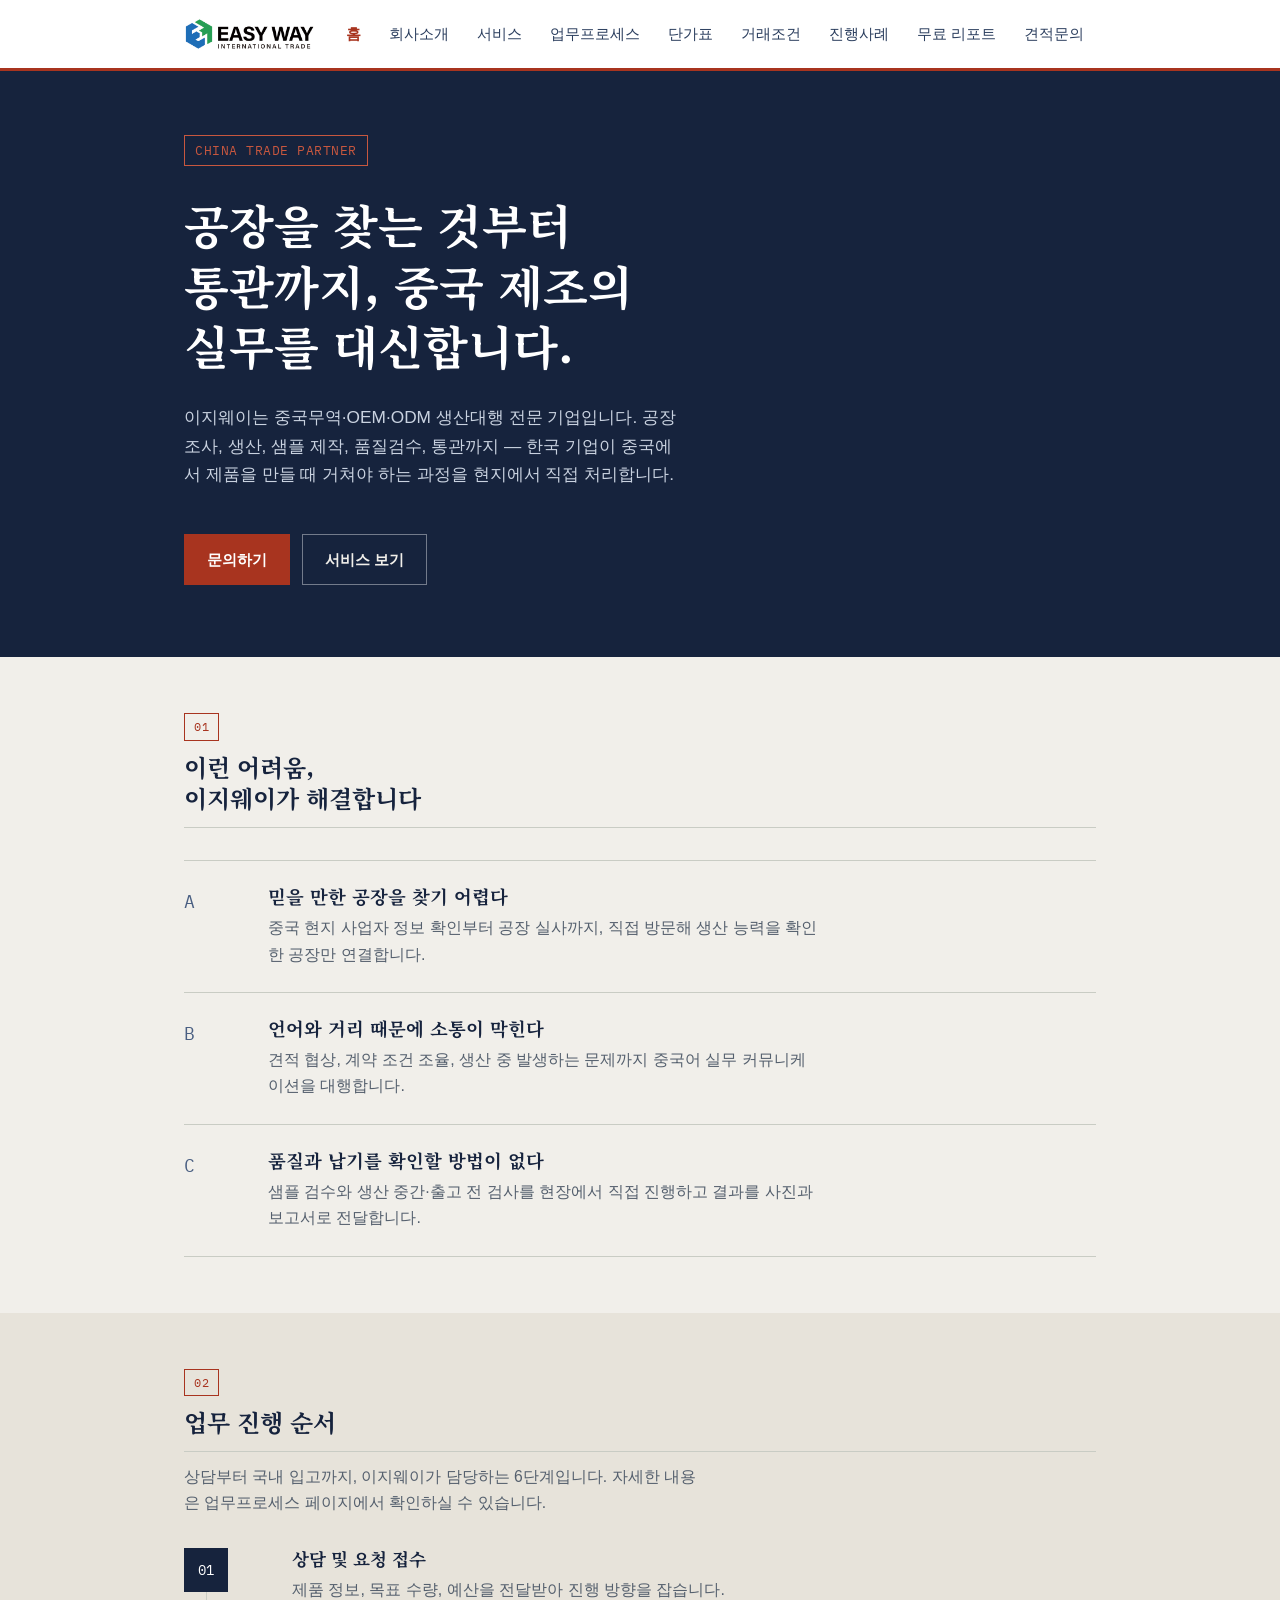
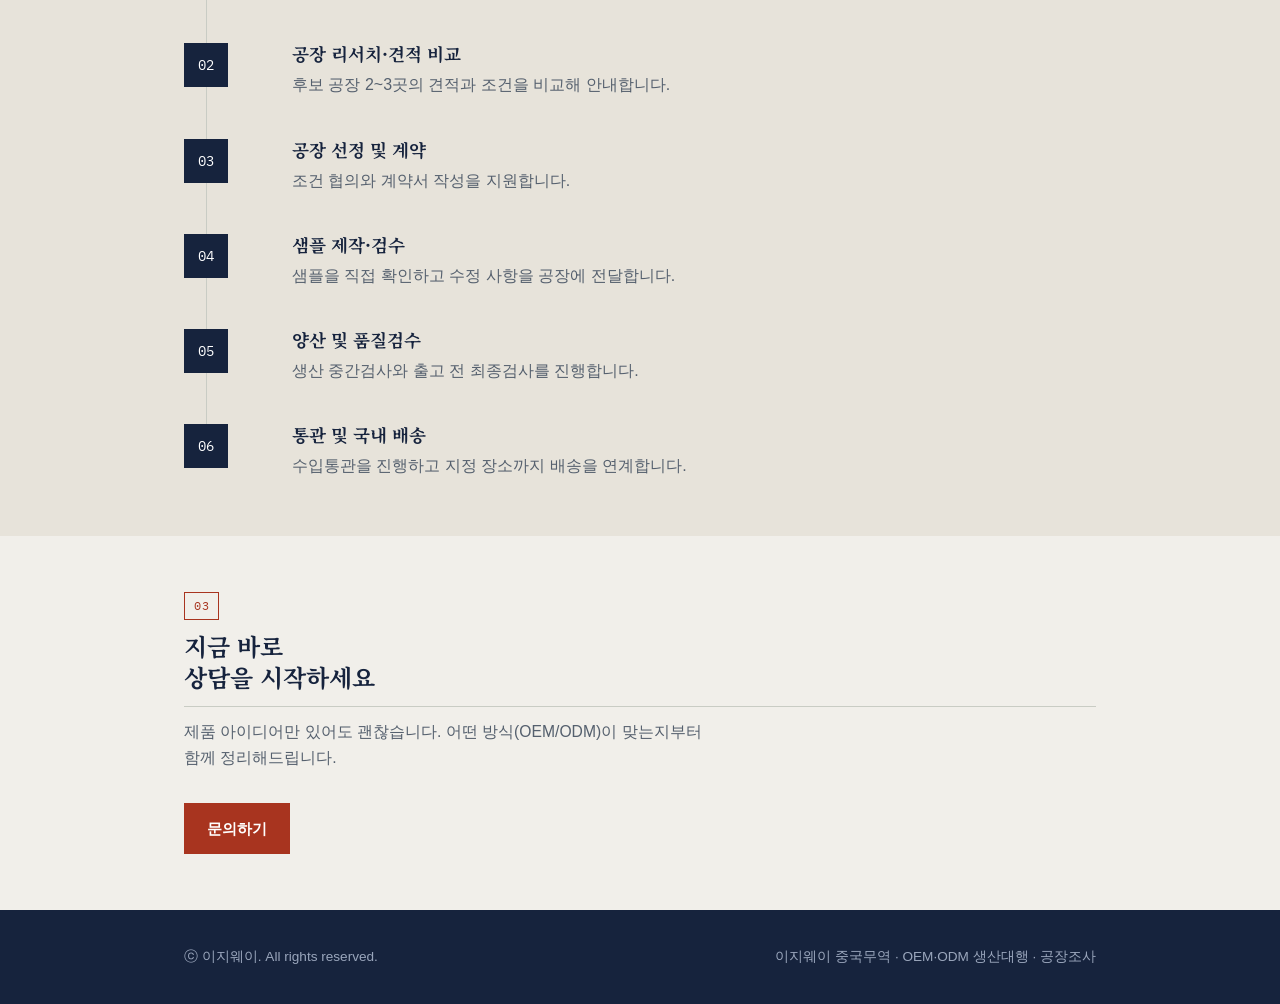
<file: index.html>
<!DOCTYPE html>
<html lang="ko">
<head>
<meta charset="UTF-8">
<meta name="viewport" content="width=device-width, initial-scale=1.0">
<title>이지웨이 | 중국무역·OEM·ODM 생산대행</title>
<meta name="description" content="이지웨이는 중국무역·공장 소싱·OEM·ODM 생산대행 전문 기업입니다. 한국 기업이 중국에서 제품을 만들 때 필요한 공장 조사, 생산, 샘플 제작, 품질검수, 통관까지 전 과정을 대행합니다.">
<link rel="icon" href="assets/favicon.png" type="image/png">
<meta name="naver-site-verification" content="28a7c563643aefb58b962b238d9a97e0f471fe0b" />
<link rel="stylesheet" href="style.css">
</head>
<body>

<header class="site-header">
  <div class="wrap">
    <a href="index.html" class="brand"><img src="assets/logo-horizontal.png" alt="이지웨이 EASY WAY INTERNATIONAL TRADE" class="brand-logo"></a>
    <nav class="main-nav" aria-label="주요 메뉴">
      <ul>
        <li><a href="index.html" aria-current="page">홈</a></li>
        <li><a href="about.html">회사소개</a></li>
        <li><a href="services.html">서비스</a></li>
        <li><a href="process.html">업무프로세스</a></li>
        <li><a href="pricing.html">단가표</a></li>
        <li><a href="terms.html">거래조건</a></li>
        <li><a href="cases.html">진행사례</a></li>
        <li><a href="reports.html">무료 리포트</a></li>
        <li><a href="contact.html">견적문의</a></li>
      </ul>
    </nav>
  </div>
</header>

<section class="hero">
  <div class="wrap">
    <span class="hero-eyebrow">CHINA TRADE PARTNER</span>
    <h1>공장을 찾는 것부터<br>통관까지, 중국 제조의<br>실무를 대신합니다.</h1>
    <p class="lede">이지웨이는 중국무역·OEM·ODM 생산대행 전문 기업입니다. 공장 조사, 생산, 샘플 제작, 품질검수, 통관까지 — 한국 기업이 중국에서 제품을 만들 때 거쳐야 하는 과정을 현지에서 직접 처리합니다.</p>
    <div class="hero-actions">
      <a href="contact.html" class="btn btn-primary">문의하기</a>
      <a href="services.html" class="btn btn-ghost">서비스 보기</a>
    </div>
  </div>
</section>

<section>
  <div class="wrap">
    <div class="section-head">
      <span class="section-num">01</span>
      <h2>이런 어려움,<br>이지웨이가 해결합니다</h2>
    </div>
    <div class="service-list">
      <div class="service-row">
        <span class="num">A</span>
        <div>
          <h3>믿을 만한 공장을 찾기 어렵다</h3>
          <p>중국 현지 사업자 정보 확인부터 공장 실사까지, 직접 방문해 생산 능력을 확인한 공장만 연결합니다.</p>
        </div>
      </div>
      <div class="service-row">
        <span class="num">B</span>
        <div>
          <h3>언어와 거리 때문에 소통이 막힌다</h3>
          <p>견적 협상, 계약 조건 조율, 생산 중 발생하는 문제까지 중국어 실무 커뮤니케이션을 대행합니다.</p>
        </div>
      </div>
      <div class="service-row">
        <span class="num">C</span>
        <div>
          <h3>품질과 납기를 확인할 방법이 없다</h3>
          <p>샘플 검수와 생산 중간·출고 전 검사를 현장에서 직접 진행하고 결과를 사진과 보고서로 전달합니다.</p>
        </div>
      </div>
    </div>
  </div>
</section>

<section class="alt">
  <div class="wrap">
    <div class="section-head">
      <span class="section-num">02</span>
      <h2>업무 진행 순서</h2>
    </div>
    <p class="section-sub">상담부터 국내 입고까지, 이지웨이가 담당하는 6단계입니다. 자세한 내용은 업무프로세스 페이지에서 확인하실 수 있습니다.</p>
    <div class="process-list">
      <div class="process-step">
        <span class="step-marker">01</span>
        <div><h3>상담 및 요청 접수</h3><p>제품 정보, 목표 수량, 예산을 전달받아 진행 방향을 잡습니다.</p></div>
      </div>
      <div class="process-step">
        <span class="step-marker">02</span>
        <div><h3>공장 리서치·견적 비교</h3><p>후보 공장 2~3곳의 견적과 조건을 비교해 안내합니다.</p></div>
      </div>
      <div class="process-step">
        <span class="step-marker">03</span>
        <div><h3>공장 선정 및 계약</h3><p>조건 협의와 계약서 작성을 지원합니다.</p></div>
      </div>
      <div class="process-step">
        <span class="step-marker">04</span>
        <div><h3>샘플 제작·검수</h3><p>샘플을 직접 확인하고 수정 사항을 공장에 전달합니다.</p></div>
      </div>
      <div class="process-step">
        <span class="step-marker">05</span>
        <div><h3>양산 및 품질검수</h3><p>생산 중간검사와 출고 전 최종검사를 진행합니다.</p></div>
      </div>
      <div class="process-step">
        <span class="step-marker">06</span>
        <div><h3>통관 및 국내 배송</h3><p>수입통관을 진행하고 지정 장소까지 배송을 연계합니다.</p></div>
      </div>
    </div>
  </div>
</section>

<section>
  <div class="wrap">
    <div class="section-head">
      <span class="section-num">03</span>
      <h2>지금 바로<br>상담을 시작하세요</h2>
    </div>
    <p class="section-sub">제품 아이디어만 있어도 괜찮습니다. 어떤 방식(OEM/ODM)이 맞는지부터 함께 정리해드립니다.</p>
    <a href="contact.html" class="btn btn-primary">문의하기</a>
  </div>
</section>

<footer class="site-footer">
  <div class="wrap">
    <span>ⓒ 이지웨이. All rights reserved.</span>
    <span>이지웨이 중국무역 · OEM·ODM 생산대행 · 공장조사</span>
  </div>
</footer>

</body>
</html>
</file>
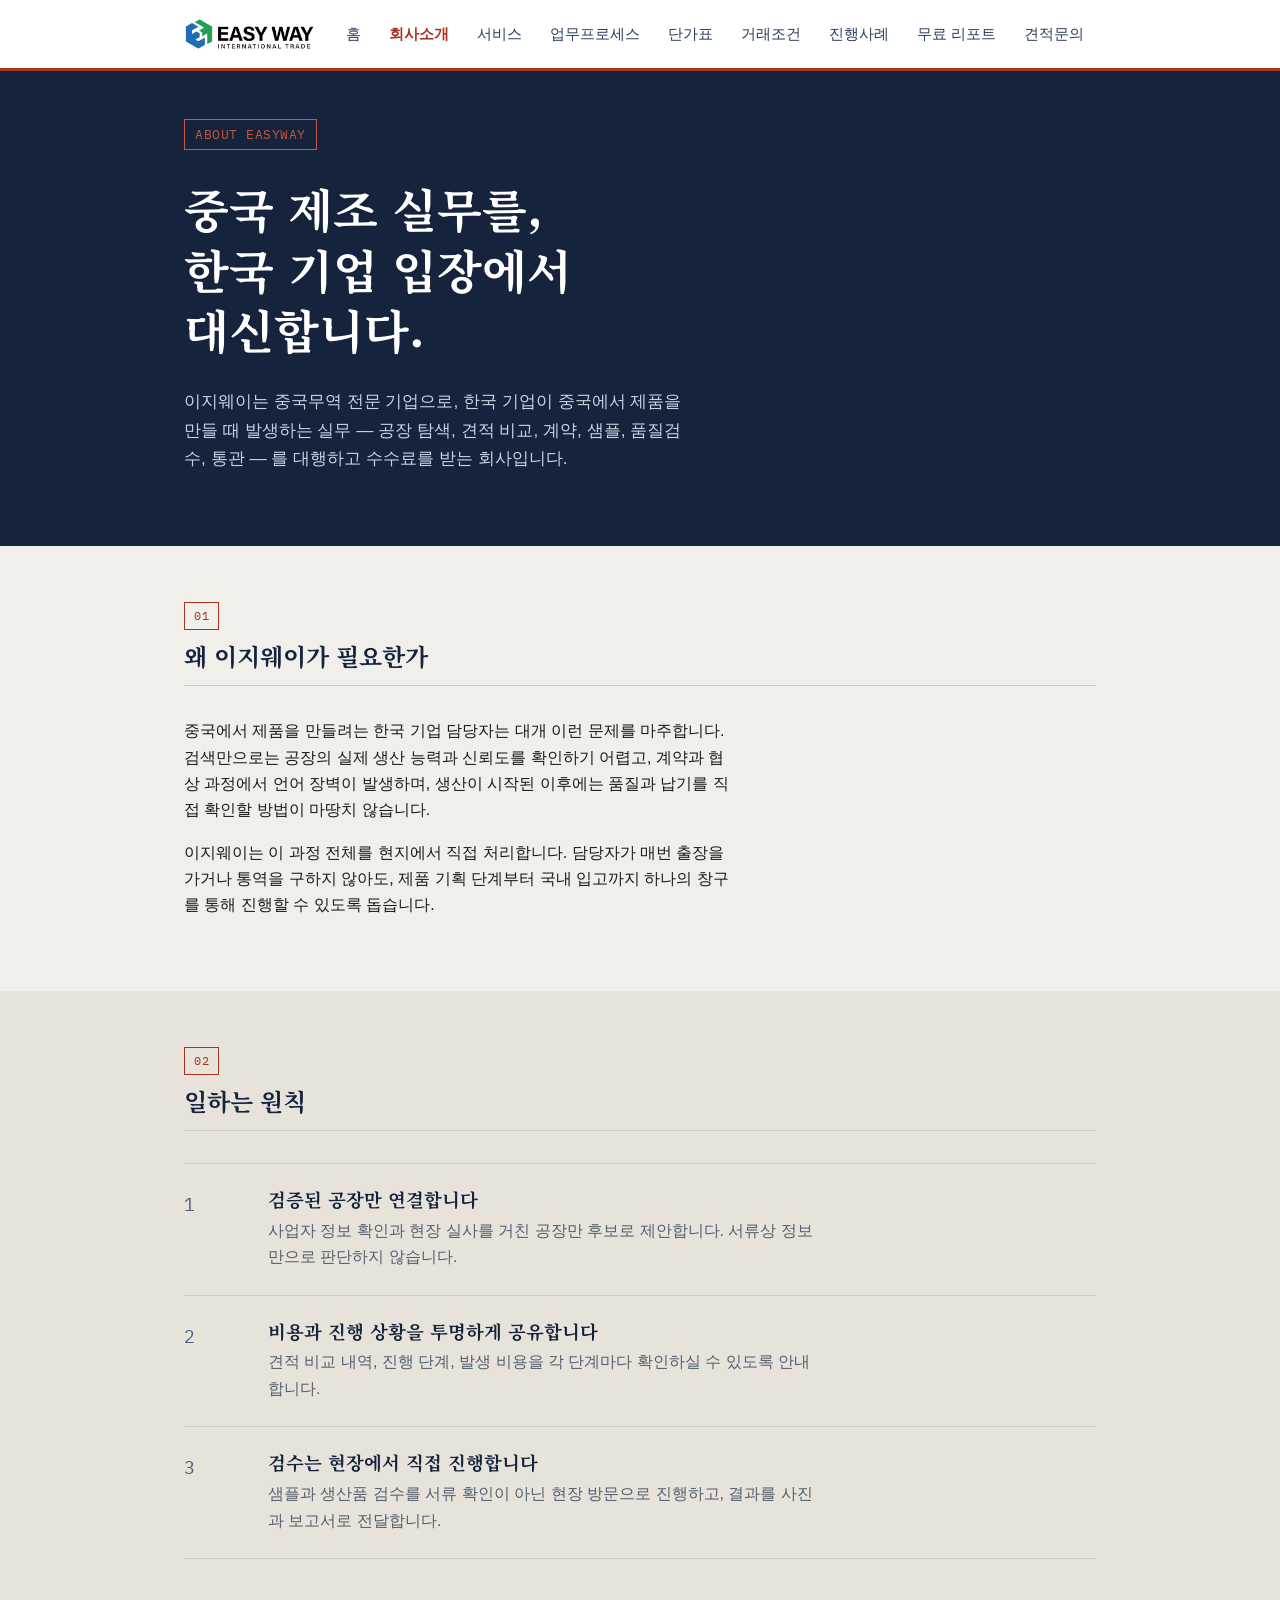
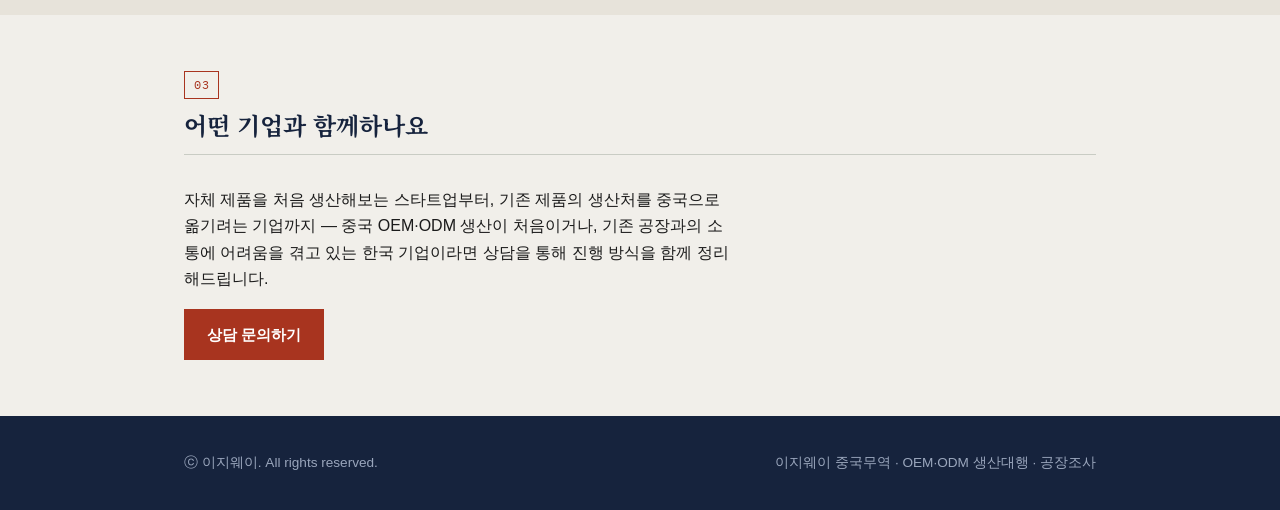
<file: about.html>
<!DOCTYPE html>
<html lang="ko">
<head>
<meta charset="UTF-8">
<meta name="viewport" content="width=device-width, initial-scale=1.0">
<title>회사소개 | 이지웨이 중국무역</title>
<meta name="description" content="이지웨이는 한국 기업의 중국무역·OEM·ODM 생산을 대행하는 회사입니다.">
<link rel="icon" href="assets/favicon.png" type="image/png">
<link rel="stylesheet" href="style.css">
</head>
<body>

<header class="site-header">
  <div class="wrap">
    <a href="index.html" class="brand"><img src="assets/logo-horizontal.png" alt="이지웨이 EASY WAY INTERNATIONAL TRADE" class="brand-logo"></a>
    <nav class="main-nav" aria-label="주요 메뉴">
      <ul>
        <li><a href="index.html">홈</a></li>
        <li><a href="about.html" aria-current="page">회사소개</a></li>
        <li><a href="services.html">서비스</a></li>
        <li><a href="process.html">업무프로세스</a></li>
        <li><a href="pricing.html">단가표</a></li>
        <li><a href="terms.html">거래조건</a></li>
        <li><a href="cases.html">진행사례</a></li>
        <li><a href="reports.html">무료 리포트</a></li>
        <li><a href="contact.html">견적문의</a></li>
      </ul>
    </nav>
  </div>
</header>

<section class="hero" style="padding: 48px 0 56px;">
  <div class="wrap">
    <span class="hero-eyebrow">ABOUT EASYWAY</span>
    <h1>중국 제조 실무를,<br>한국 기업 입장에서<br>대신합니다.</h1>
    <p class="lede">이지웨이는 중국무역 전문 기업으로, 한국 기업이 중국에서 제품을 만들 때 발생하는 실무 — 공장 탐색, 견적 비교, 계약, 샘플, 품질검수, 통관 — 를 대행하고 수수료를 받는 회사입니다.</p>
  </div>
</section>

<section>
  <div class="wrap">
    <div class="section-head">
      <span class="section-num">01</span>
      <h2>왜 이지웨이가 필요한가</h2>
    </div>
    <p>중국에서 제품을 만들려는 한국 기업 담당자는 대개 이런 문제를 마주합니다. 검색만으로는 공장의 실제 생산 능력과 신뢰도를 확인하기 어렵고, 계약과 협상 과정에서 언어 장벽이 발생하며, 생산이 시작된 이후에는 품질과 납기를 직접 확인할 방법이 마땅치 않습니다.</p>
    <p>이지웨이는 이 과정 전체를 현지에서 직접 처리합니다. 담당자가 매번 출장을 가거나 통역을 구하지 않아도, 제품 기획 단계부터 국내 입고까지 하나의 창구를 통해 진행할 수 있도록 돕습니다.</p>
  </div>
</section>

<section class="alt">
  <div class="wrap">
    <div class="section-head">
      <span class="section-num">02</span>
      <h2>일하는 원칙</h2>
    </div>
    <div class="service-list">
      <div class="service-row">
        <span class="num">1</span>
        <div>
          <h3>검증된 공장만 연결합니다</h3>
          <p>사업자 정보 확인과 현장 실사를 거친 공장만 후보로 제안합니다. 서류상 정보만으로 판단하지 않습니다.</p>
        </div>
      </div>
      <div class="service-row">
        <span class="num">2</span>
        <div>
          <h3>비용과 진행 상황을 투명하게 공유합니다</h3>
          <p>견적 비교 내역, 진행 단계, 발생 비용을 각 단계마다 확인하실 수 있도록 안내합니다.</p>
        </div>
      </div>
      <div class="service-row">
        <span class="num">3</span>
        <div>
          <h3>검수는 현장에서 직접 진행합니다</h3>
          <p>샘플과 생산품 검수를 서류 확인이 아닌 현장 방문으로 진행하고, 결과를 사진과 보고서로 전달합니다.</p>
        </div>
      </div>
    </div>
  </div>
</section>

<section>
  <div class="wrap">
    <div class="section-head">
      <span class="section-num">03</span>
      <h2>어떤 기업과 함께하나요</h2>
    </div>
    <p>자체 제품을 처음 생산해보는 스타트업부터, 기존 제품의 생산처를 중국으로 옮기려는 기업까지 — 중국 OEM·ODM 생산이 처음이거나, 기존 공장과의 소통에 어려움을 겪고 있는 한국 기업이라면 상담을 통해 진행 방식을 함께 정리해드립니다.</p>
    <a href="contact.html" class="btn btn-primary">상담 문의하기</a>
  </div>
</section>

<footer class="site-footer">
  <div class="wrap">
    <span>ⓒ 이지웨이. All rights reserved.</span>
    <span>이지웨이 중국무역 · OEM·ODM 생산대행 · 공장조사</span>
  </div>
</footer>

</body>
</html>
</file>
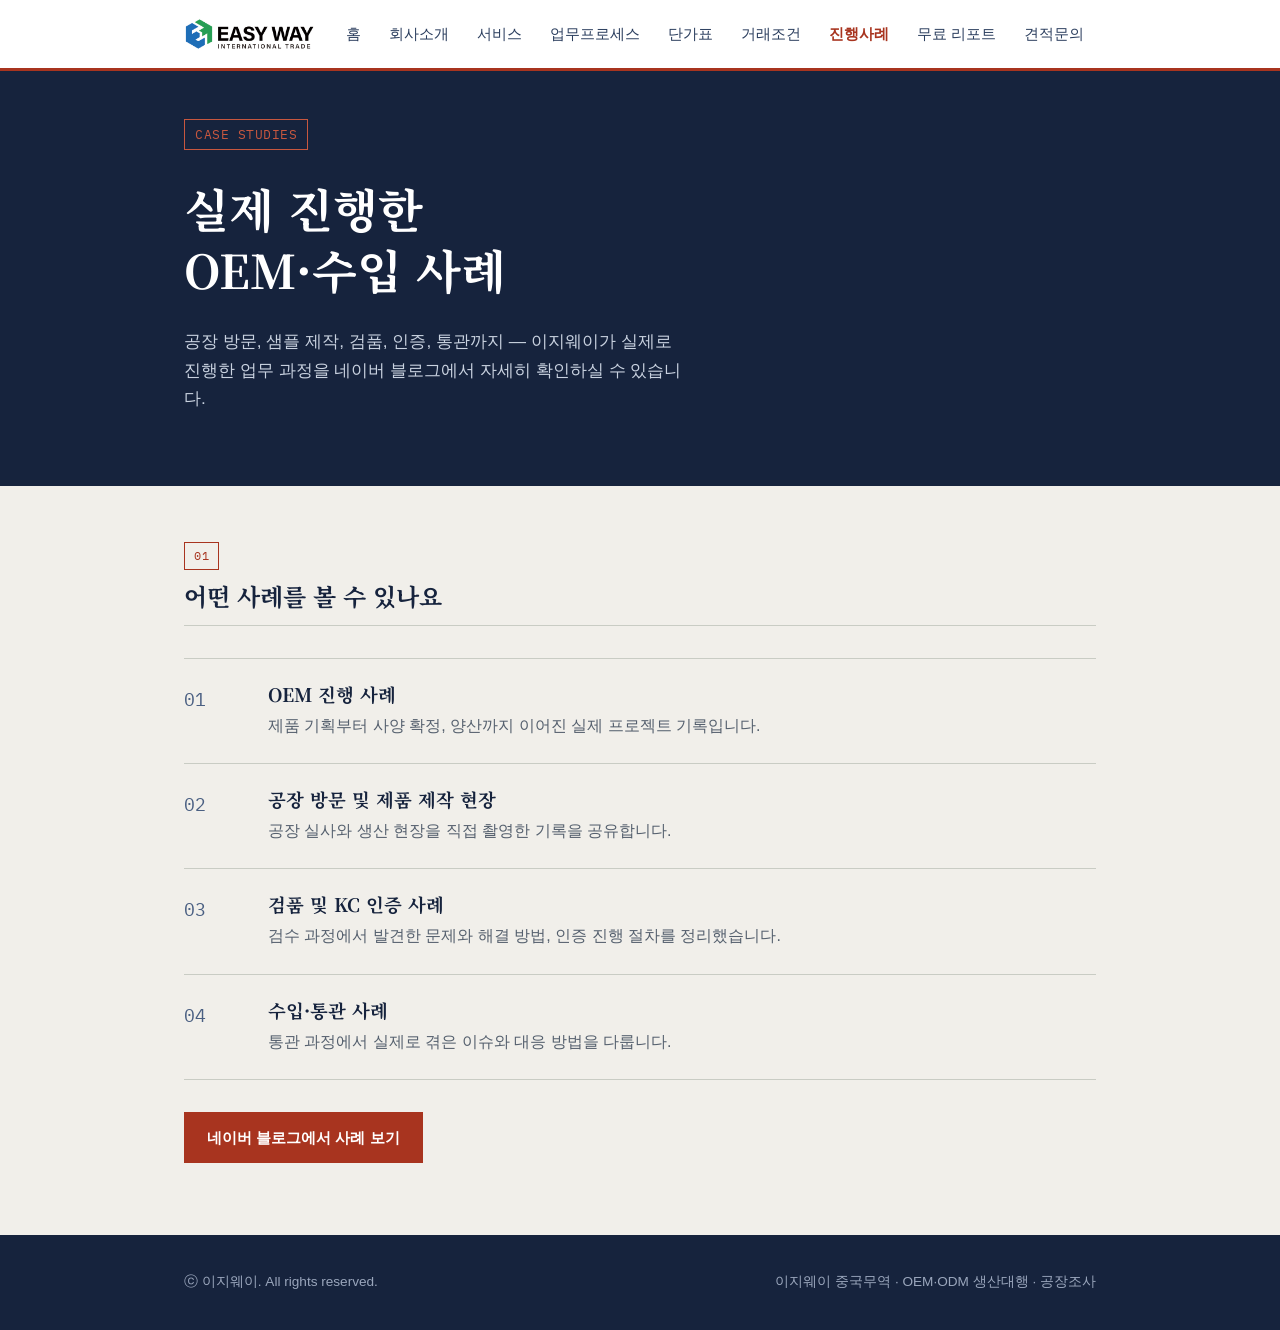
<file: cases.html>
<!DOCTYPE html>
<html lang="ko">
<head>
<meta charset="UTF-8">
<meta name="viewport" content="width=device-width, initial-scale=1.0">
<title>진행사례 | 이지웨이 중국무역</title>
<meta name="description" content="이지웨이 중국무역이 진행한 OEM·수입대행 실제 사례를 확인하세요.">
<link rel="icon" href="assets/favicon.png" type="image/png">
<link rel="stylesheet" href="style.css">
</head>
<body>

<header class="site-header">
  <div class="wrap">
    <a href="index.html" class="brand"><img src="assets/logo-horizontal.png" alt="이지웨이 EASY WAY INTERNATIONAL TRADE" class="brand-logo"></a>
    <nav class="main-nav" aria-label="주요 메뉴">
      <ul>
        <li><a href="index.html">홈</a></li>
        <li><a href="about.html">회사소개</a></li>
        <li><a href="services.html">서비스</a></li>
        <li><a href="process.html">업무프로세스</a></li>
        <li><a href="pricing.html">단가표</a></li>
        <li><a href="terms.html">거래조건</a></li>
        <li><a href="cases.html" aria-current="page">진행사례</a></li>
        <li><a href="reports.html">무료 리포트</a></li>
        <li><a href="contact.html">견적문의</a></li>
      </ul>
    </nav>
  </div>
</header>

<section class="hero" style="padding: 48px 0 56px;">
  <div class="wrap">
    <span class="hero-eyebrow">CASE STUDIES</span>
    <h1>실제 진행한<br>OEM·수입 사례</h1>
    <p class="lede">공장 방문, 샘플 제작, 검품, 인증, 통관까지 — 이지웨이가 실제로 진행한 업무 과정을 네이버 블로그에서 자세히 확인하실 수 있습니다.</p>
  </div>
</section>

<section>
  <div class="wrap">
    <div class="section-head">
      <span class="section-num">01</span>
      <h2>어떤 사례를 볼 수 있나요</h2>
    </div>
    <div class="service-list">
      <div class="service-row">
        <span class="num">01</span>
        <div><h3>OEM 진행 사례</h3><p>제품 기획부터 사양 확정, 양산까지 이어진 실제 프로젝트 기록입니다.</p></div>
      </div>
      <div class="service-row">
        <span class="num">02</span>
        <div><h3>공장 방문 및 제품 제작 현장</h3><p>공장 실사와 생산 현장을 직접 촬영한 기록을 공유합니다.</p></div>
      </div>
      <div class="service-row">
        <span class="num">03</span>
        <div><h3>검품 및 KC 인증 사례</h3><p>검수 과정에서 발견한 문제와 해결 방법, 인증 진행 절차를 정리했습니다.</p></div>
      </div>
      <div class="service-row">
        <span class="num">04</span>
        <div><h3>수입·통관 사례</h3><p>통관 과정에서 실제로 겪은 이슈와 대응 방법을 다룹니다.</p></div>
      </div>
    </div>

    <p style="margin-top:32px;">
      <a href="https://blog.naver.com/easyway_corp" class="btn btn-primary" target="_blank" rel="noopener">네이버 블로그에서 사례 보기</a>
    </p>
  </div>
</section>

<footer class="site-footer">
  <div class="wrap">
    <span>ⓒ 이지웨이. All rights reserved.</span>
    <span>이지웨이 중국무역 · OEM·ODM 생산대행 · 공장조사</span>
  </div>
</footer>

</body>
</html>
</file>
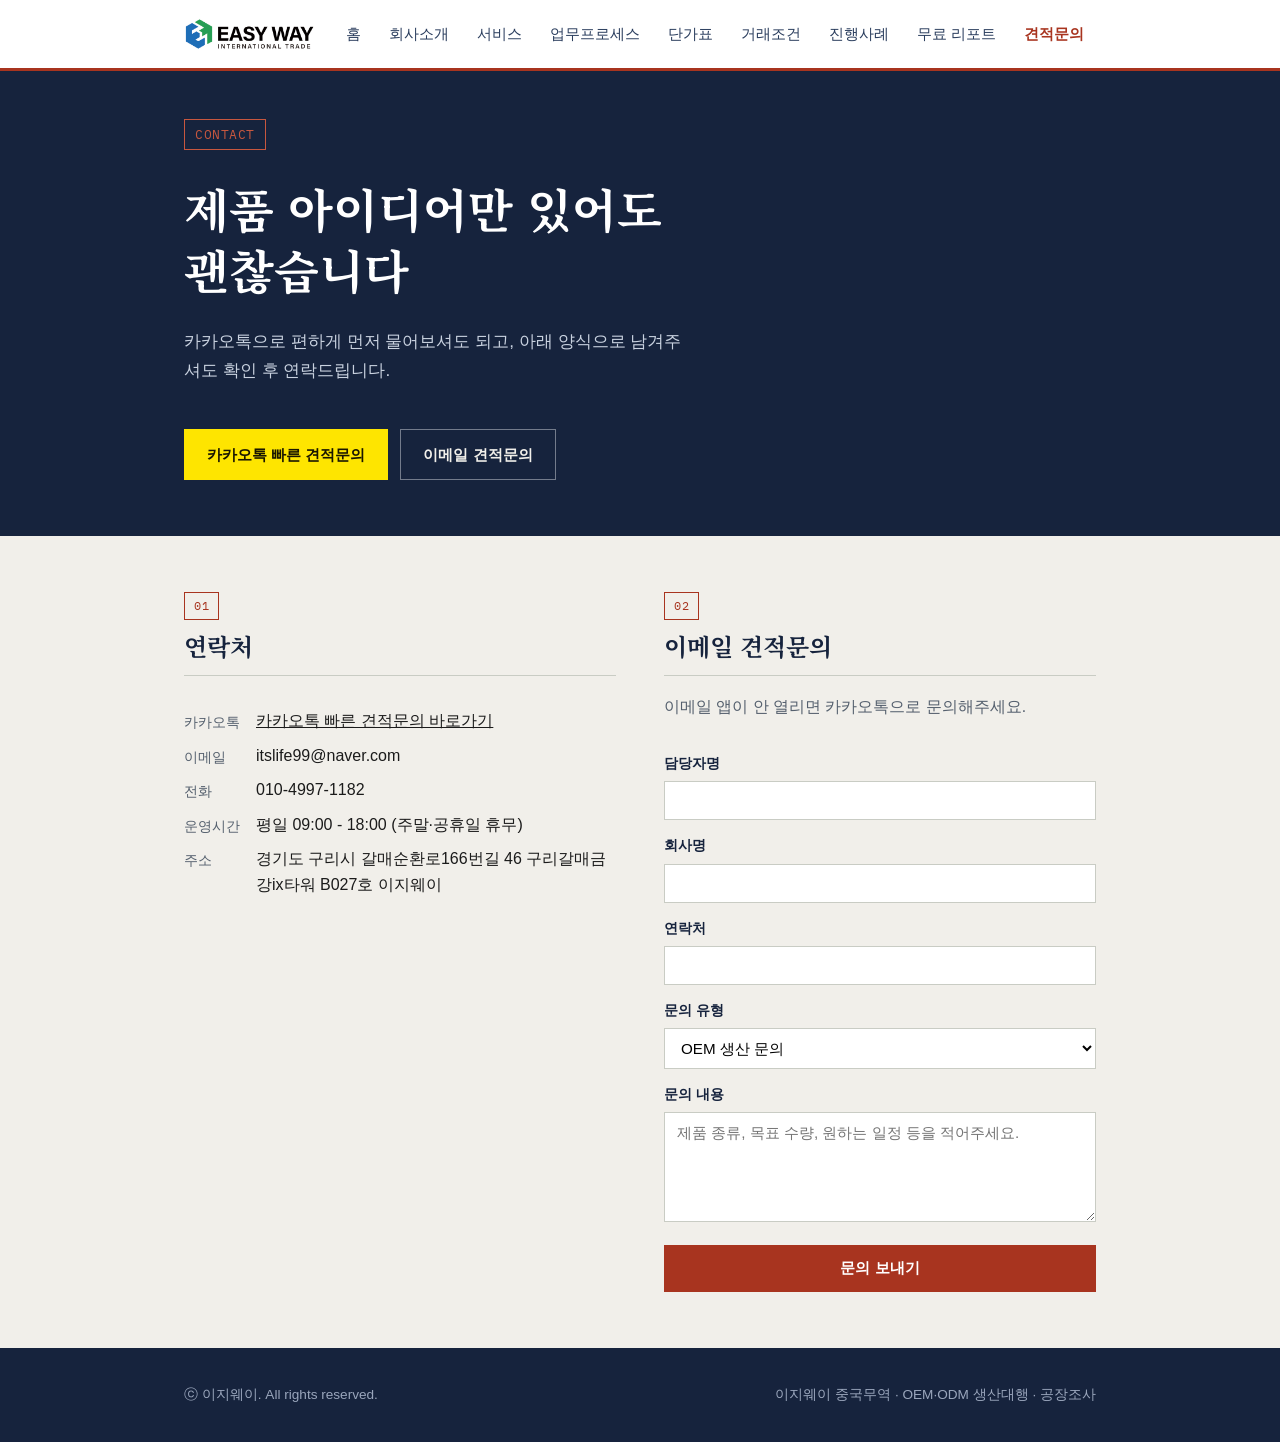
<file: contact (1).html>
<!DOCTYPE html>
<html lang="ko">
<head>
<meta charset="UTF-8">
<meta name="viewport" content="width=device-width, initial-scale=1.0">
<title>견적문의 | 이지웨이 중국무역</title>
<meta name="description" content="이지웨이 중국무역에 OEM·ODM 생산대행을 문의하세요.">
<link rel="icon" href="assets/favicon.png" type="image/png">
<link rel="stylesheet" href="style.css">
</head>
<body>

<header class="site-header">
  <div class="wrap">
    <a href="index.html" class="brand"><img src="assets/logo-horizontal.png" alt="이지웨이 EASY WAY INTERNATIONAL TRADE" class="brand-logo"></a>
    <nav class="main-nav" aria-label="주요 메뉴">
      <ul>
        <li><a href="index.html">홈</a></li>
        <li><a href="about.html">회사소개</a></li>
        <li><a href="services.html">서비스</a></li>
        <li><a href="process.html">업무프로세스</a></li>
        <li><a href="pricing.html">단가표</a></li>
        <li><a href="terms.html">거래조건</a></li>
        <li><a href="cases.html">진행사례</a></li>
        <li><a href="reports.html">무료 리포트</a></li>
        <li><a href="contact.html" aria-current="page">견적문의</a></li>
      </ul>
    </nav>
  </div>
</header>

<section class="hero" style="padding: 48px 0 56px;">
  <div class="wrap">
    <span class="hero-eyebrow">CONTACT</span>
    <h1>제품 아이디어만 있어도<br>괜찮습니다</h1>
    <p class="lede">카카오톡으로 편하게 먼저 물어보셔도 되고, 아래 양식으로 남겨주셔도 확인 후 연락드립니다.</p>
    <div class="hero-actions">
      <a href="https://open.kakao.com/o/sM7go6ge" class="btn btn-kakao" target="_blank" rel="noopener">카카오톡 빠른 견적문의</a>
      <a href="#inquiry-form" class="btn btn-ghost">이메일 견적문의</a>
    </div>
  </div>
</section>

<section>
  <div class="wrap contact-grid">

    <div class="contact-info">
      <div class="section-head">
        <span class="section-num">01</span>
        <h2>연락처</h2>
      </div>
      <dl>
        <dt>카카오톡</dt>
        <dd><a href="https://open.kakao.com/o/sM7go6ge" target="_blank" rel="noopener">카카오톡 빠른 견적문의 바로가기</a></dd>
        <dt>이메일</dt>
        <dd>itslife99@naver.com</dd>
        <dt>전화</dt>
        <dd>010-4997-1182</dd>
        <dt>운영시간</dt>
        <dd>평일 09:00 - 18:00 (주말·공휴일 휴무)</dd>
        <dt>주소</dt>
        <dd>경기도 구리시 갈매순환로166번길 46 구리갈매금강ix타워 B027호 이지웨이</dd>
      </dl>
    </div>

    <div class="contact-form" id="inquiry-form">
      <div class="section-head">
        <span class="section-num">02</span>
        <h2>이메일 견적문의</h2>
      </div>
      <p class="section-sub" style="margin-top:-14px;">이메일 앱이 안 열리면 카카오톡으로 문의해주세요.</p>
      <form class="inquiry-form" action="mailto:itslife99@naver.com" method="post" enctype="text/plain">
        <div>
          <label for="name">담당자명</label>
          <input type="text" id="name" name="담당자명" required>
        </div>
        <div>
          <label for="company">회사명</label>
          <input type="text" id="company" name="회사명" required>
        </div>
        <div>
          <label for="phone">연락처</label>
          <input type="tel" id="phone" name="연락처" required>
        </div>
        <div>
          <label for="type">문의 유형</label>
          <select id="type" name="문의유형">
            <option>OEM 생산 문의</option>
            <option>ODM 생산 문의</option>
            <option>공장조사만 문의</option>
            <option>샘플제작 문의</option>
            <option>기타</option>
          </select>
        </div>
        <div>
          <label for="message">문의 내용</label>
          <textarea id="message" name="문의내용" placeholder="제품 종류, 목표 수량, 원하는 일정 등을 적어주세요." required></textarea>
        </div>
        <button type="submit" class="btn btn-primary">문의 보내기</button>
      </form>
    </div>

  </div>
</section>

<footer class="site-footer">
  <div class="wrap">
    <span>ⓒ 이지웨이. All rights reserved.</span>
    <span>이지웨이 중국무역 · OEM·ODM 생산대행 · 공장조사</span>
  </div>
</footer>

</body>
</html>
</file>
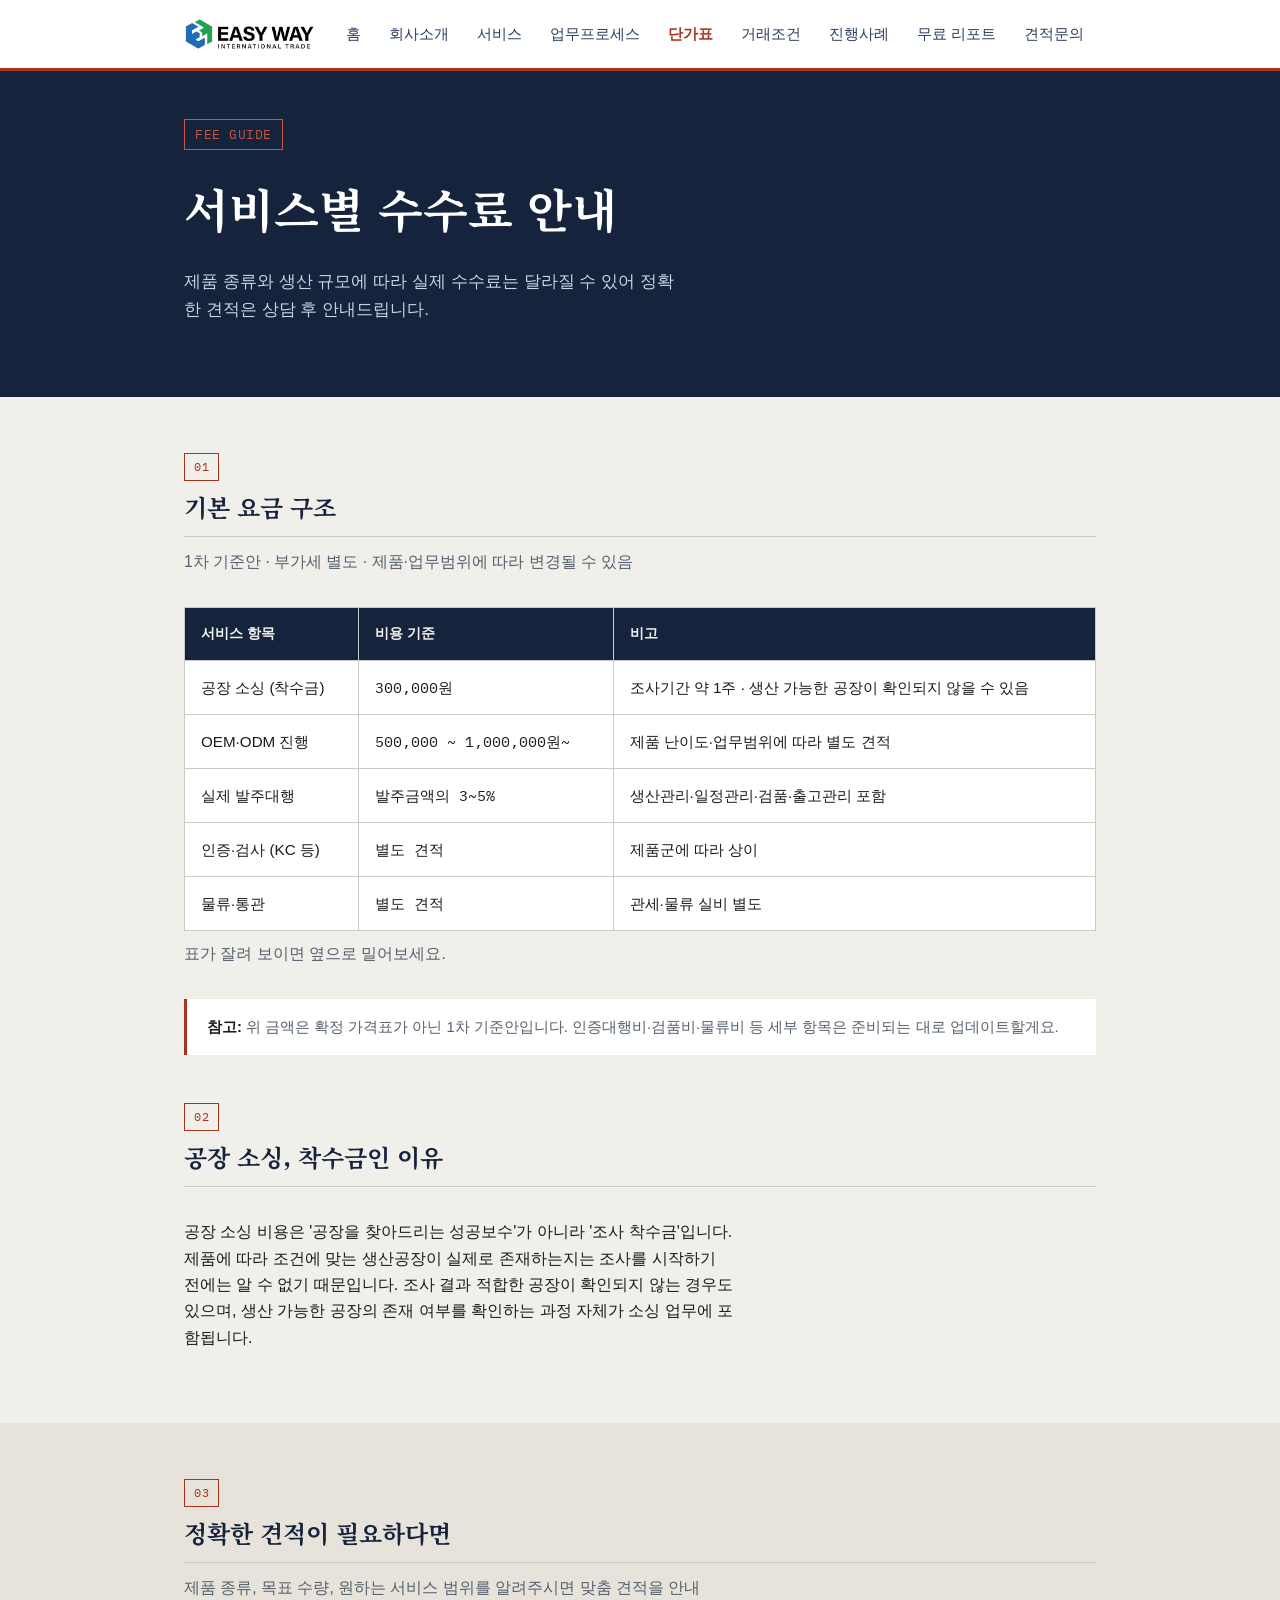
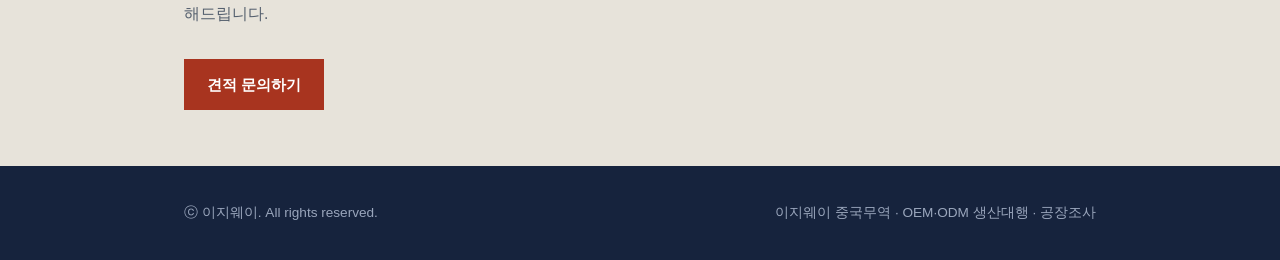
<file: pricing.html>
<!DOCTYPE html>
<html lang="ko">
<head>
<meta charset="UTF-8">
<meta name="viewport" content="width=device-width, initial-scale=1.0">
<title>단가표 | 이지웨이 중국무역</title>
<meta name="description" content="이지웨이 중국무역 서비스별 수수료 안내.">
<link rel="icon" href="assets/favicon.png" type="image/png">
<link rel="stylesheet" href="style.css">
</head>
<body>

<header class="site-header">
  <div class="wrap">
    <a href="index.html" class="brand"><img src="assets/logo-horizontal.png" alt="이지웨이 EASY WAY INTERNATIONAL TRADE" class="brand-logo"></a>
    <nav class="main-nav" aria-label="주요 메뉴">
      <ul>
        <li><a href="index.html">홈</a></li>
        <li><a href="about.html">회사소개</a></li>
        <li><a href="services.html">서비스</a></li>
        <li><a href="process.html">업무프로세스</a></li>
        <li><a href="pricing.html" aria-current="page">단가표</a></li>
        <li><a href="terms.html">거래조건</a></li>
        <li><a href="cases.html">진행사례</a></li>
        <li><a href="reports.html">무료 리포트</a></li>
        <li><a href="contact.html">견적문의</a></li>
      </ul>
    </nav>
  </div>
</header>

<section class="hero" style="padding: 48px 0 56px;">
  <div class="wrap">
    <span class="hero-eyebrow">FEE GUIDE</span>
    <h1>서비스별 수수료 안내</h1>
    <p class="lede">제품 종류와 생산 규모에 따라 실제 수수료는 달라질 수 있어 정확한 견적은 상담 후 안내드립니다.</p>
  </div>
</section>

<section>
  <div class="wrap">
    <div class="section-head">
      <span class="section-num">01</span>
      <h2>기본 요금 구조</h2>
    </div>

    <p class="section-sub" style="margin-top:-20px;">1차 기준안 · 부가세 별도 · 제품·업무범위에 따라 변경될 수 있음</p>
    <div class="table-scroll">
    <table class="pricing">
      <thead>
        <tr>
          <th>서비스 항목</th>
          <th>비용 기준</th>
          <th>비고</th>
        </tr>
      </thead>
      <tbody>
        <tr>
          <td>공장 소싱 (착수금)</td>
          <td class="figure">300,000원</td>
          <td>조사기간 약 1주 · 생산 가능한 공장이 확인되지 않을 수 있음</td>
        </tr>
        <tr>
          <td>OEM·ODM 진행</td>
          <td class="figure">500,000 ~ 1,000,000원~</td>
          <td>제품 난이도·업무범위에 따라 별도 견적</td>
        </tr>
        <tr>
          <td>실제 발주대행</td>
          <td class="figure">발주금액의 3~5%</td>
          <td>생산관리·일정관리·검품·출고관리 포함</td>
        </tr>
        <tr>
          <td>인증·검사 (KC 등)</td>
          <td class="figure">별도 견적</td>
          <td>제품군에 따라 상이</td>
        </tr>
        <tr>
          <td>물류·통관</td>
          <td class="figure">별도 견적</td>
          <td>관세·물류 실비 별도</td>
        </tr>
      </tbody>
    </table>
    </div>

    <p class="section-sub" style="margin-top:10px;">표가 잘려 보이면 옆으로 밀어보세요.</p>

    <div class="note-box">
      <strong>참고:</strong> 위 금액은 확정 가격표가 아닌 1차 기준안입니다. 인증대행비·검품비·물류비 등 세부 항목은 준비되는 대로 업데이트할게요.
    </div>

    <div class="section-head" style="margin-top:48px;">
      <span class="section-num">02</span>
      <h2>공장 소싱, 착수금인 이유</h2>
    </div>
    <p>공장 소싱 비용은 '공장을 찾아드리는 성공보수'가 아니라 '조사 착수금'입니다. 제품에 따라 조건에 맞는 생산공장이 실제로 존재하는지는 조사를 시작하기 전에는 알 수 없기 때문입니다. 조사 결과 적합한 공장이 확인되지 않는 경우도 있으며, 생산 가능한 공장의 존재 여부를 확인하는 과정 자체가 소싱 업무에 포함됩니다.</p>
  </div>
</section>

<section class="alt">
  <div class="wrap">
    <div class="section-head">
      <span class="section-num">03</span>
      <h2>정확한 견적이 필요하다면</h2>
    </div>
    <p class="section-sub">제품 종류, 목표 수량, 원하는 서비스 범위를 알려주시면 맞춤 견적을 안내해드립니다.</p>
    <a href="contact.html" class="btn btn-primary">견적 문의하기</a>
  </div>
</section>

<footer class="site-footer">
  <div class="wrap">
    <span>ⓒ 이지웨이. All rights reserved.</span>
    <span>이지웨이 중국무역 · OEM·ODM 생산대행 · 공장조사</span>
  </div>
</footer>

</body>
</html>
</file>
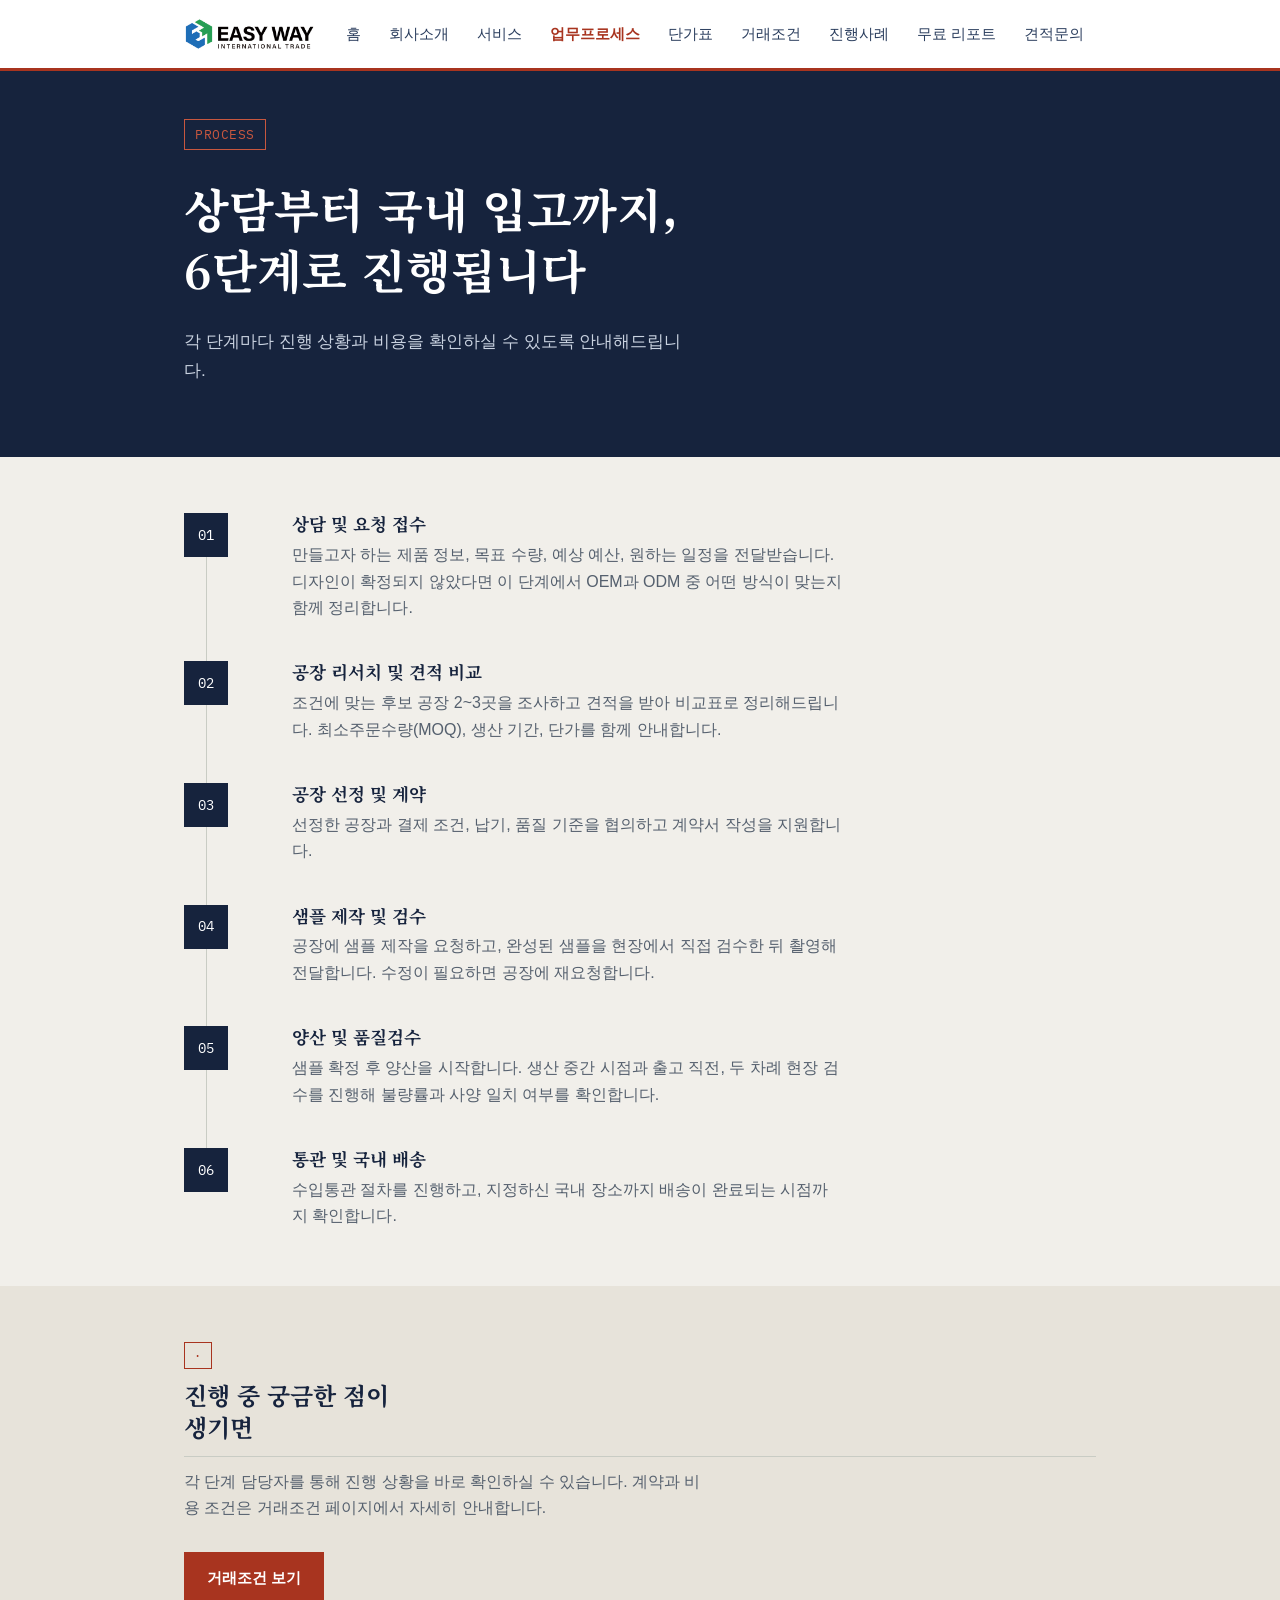
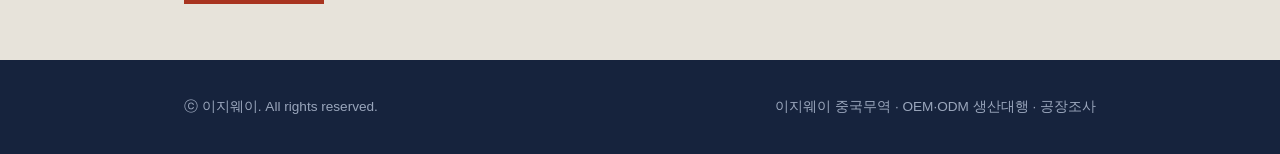
<file: process.html>
<!DOCTYPE html>
<html lang="ko">
<head>
<meta charset="UTF-8">
<meta name="viewport" content="width=device-width, initial-scale=1.0">
<title>업무프로세스 | 이지웨이 중국무역</title>
<meta name="description" content="상담부터 국내 입고까지 이지웨이 중국무역의 업무 진행 6단계를 소개합니다.">
<link rel="icon" href="assets/favicon.png" type="image/png">
<link rel="stylesheet" href="style.css">
</head>
<body>

<header class="site-header">
  <div class="wrap">
    <a href="index.html" class="brand"><img src="assets/logo-horizontal.png" alt="이지웨이 EASY WAY INTERNATIONAL TRADE" class="brand-logo"></a>
    <nav class="main-nav" aria-label="주요 메뉴">
      <ul>
        <li><a href="index.html">홈</a></li>
        <li><a href="about.html">회사소개</a></li>
        <li><a href="services.html">서비스</a></li>
        <li><a href="process.html" aria-current="page">업무프로세스</a></li>
        <li><a href="pricing.html">단가표</a></li>
        <li><a href="terms.html">거래조건</a></li>
        <li><a href="cases.html">진행사례</a></li>
        <li><a href="reports.html">무료 리포트</a></li>
        <li><a href="contact.html">견적문의</a></li>
      </ul>
    </nav>
  </div>
</header>

<section class="hero" style="padding: 48px 0 56px;">
  <div class="wrap">
    <span class="hero-eyebrow">PROCESS</span>
    <h1>상담부터 국내 입고까지,<br>6단계로 진행됩니다</h1>
    <p class="lede">각 단계마다 진행 상황과 비용을 확인하실 수 있도록 안내해드립니다.</p>
  </div>
</section>

<section>
  <div class="wrap">
    <div class="process-list">

      <div class="process-step">
        <span class="step-marker">01</span>
        <div>
          <h3>상담 및 요청 접수</h3>
          <p>만들고자 하는 제품 정보, 목표 수량, 예상 예산, 원하는 일정을 전달받습니다. 디자인이 확정되지 않았다면 이 단계에서 OEM과 ODM 중 어떤 방식이 맞는지 함께 정리합니다.</p>
        </div>
      </div>

      <div class="process-step">
        <span class="step-marker">02</span>
        <div>
          <h3>공장 리서치 및 견적 비교</h3>
          <p>조건에 맞는 후보 공장 2~3곳을 조사하고 견적을 받아 비교표로 정리해드립니다. 최소주문수량(MOQ), 생산 기간, 단가를 함께 안내합니다.</p>
        </div>
      </div>

      <div class="process-step">
        <span class="step-marker">03</span>
        <div>
          <h3>공장 선정 및 계약</h3>
          <p>선정한 공장과 결제 조건, 납기, 품질 기준을 협의하고 계약서 작성을 지원합니다.</p>
        </div>
      </div>

      <div class="process-step">
        <span class="step-marker">04</span>
        <div>
          <h3>샘플 제작 및 검수</h3>
          <p>공장에 샘플 제작을 요청하고, 완성된 샘플을 현장에서 직접 검수한 뒤 촬영해 전달합니다. 수정이 필요하면 공장에 재요청합니다.</p>
        </div>
      </div>

      <div class="process-step">
        <span class="step-marker">05</span>
        <div>
          <h3>양산 및 품질검수</h3>
          <p>샘플 확정 후 양산을 시작합니다. 생산 중간 시점과 출고 직전, 두 차례 현장 검수를 진행해 불량률과 사양 일치 여부를 확인합니다.</p>
        </div>
      </div>

      <div class="process-step">
        <span class="step-marker">06</span>
        <div>
          <h3>통관 및 국내 배송</h3>
          <p>수입통관 절차를 진행하고, 지정하신 국내 장소까지 배송이 완료되는 시점까지 확인합니다.</p>
        </div>
      </div>

    </div>
  </div>
</section>

<section class="alt">
  <div class="wrap">
    <div class="section-head">
      <span class="section-num">·</span>
      <h2>진행 중 궁금한 점이<br>생기면</h2>
    </div>
    <p class="section-sub">각 단계 담당자를 통해 진행 상황을 바로 확인하실 수 있습니다. 계약과 비용 조건은 거래조건 페이지에서 자세히 안내합니다.</p>
    <a href="terms.html" class="btn btn-primary">거래조건 보기</a>
  </div>
</section>

<footer class="site-footer">
  <div class="wrap">
    <span>ⓒ 이지웨이. All rights reserved.</span>
    <span>이지웨이 중국무역 · OEM·ODM 생산대행 · 공장조사</span>
  </div>
</footer>

</body>
</html>
</file>
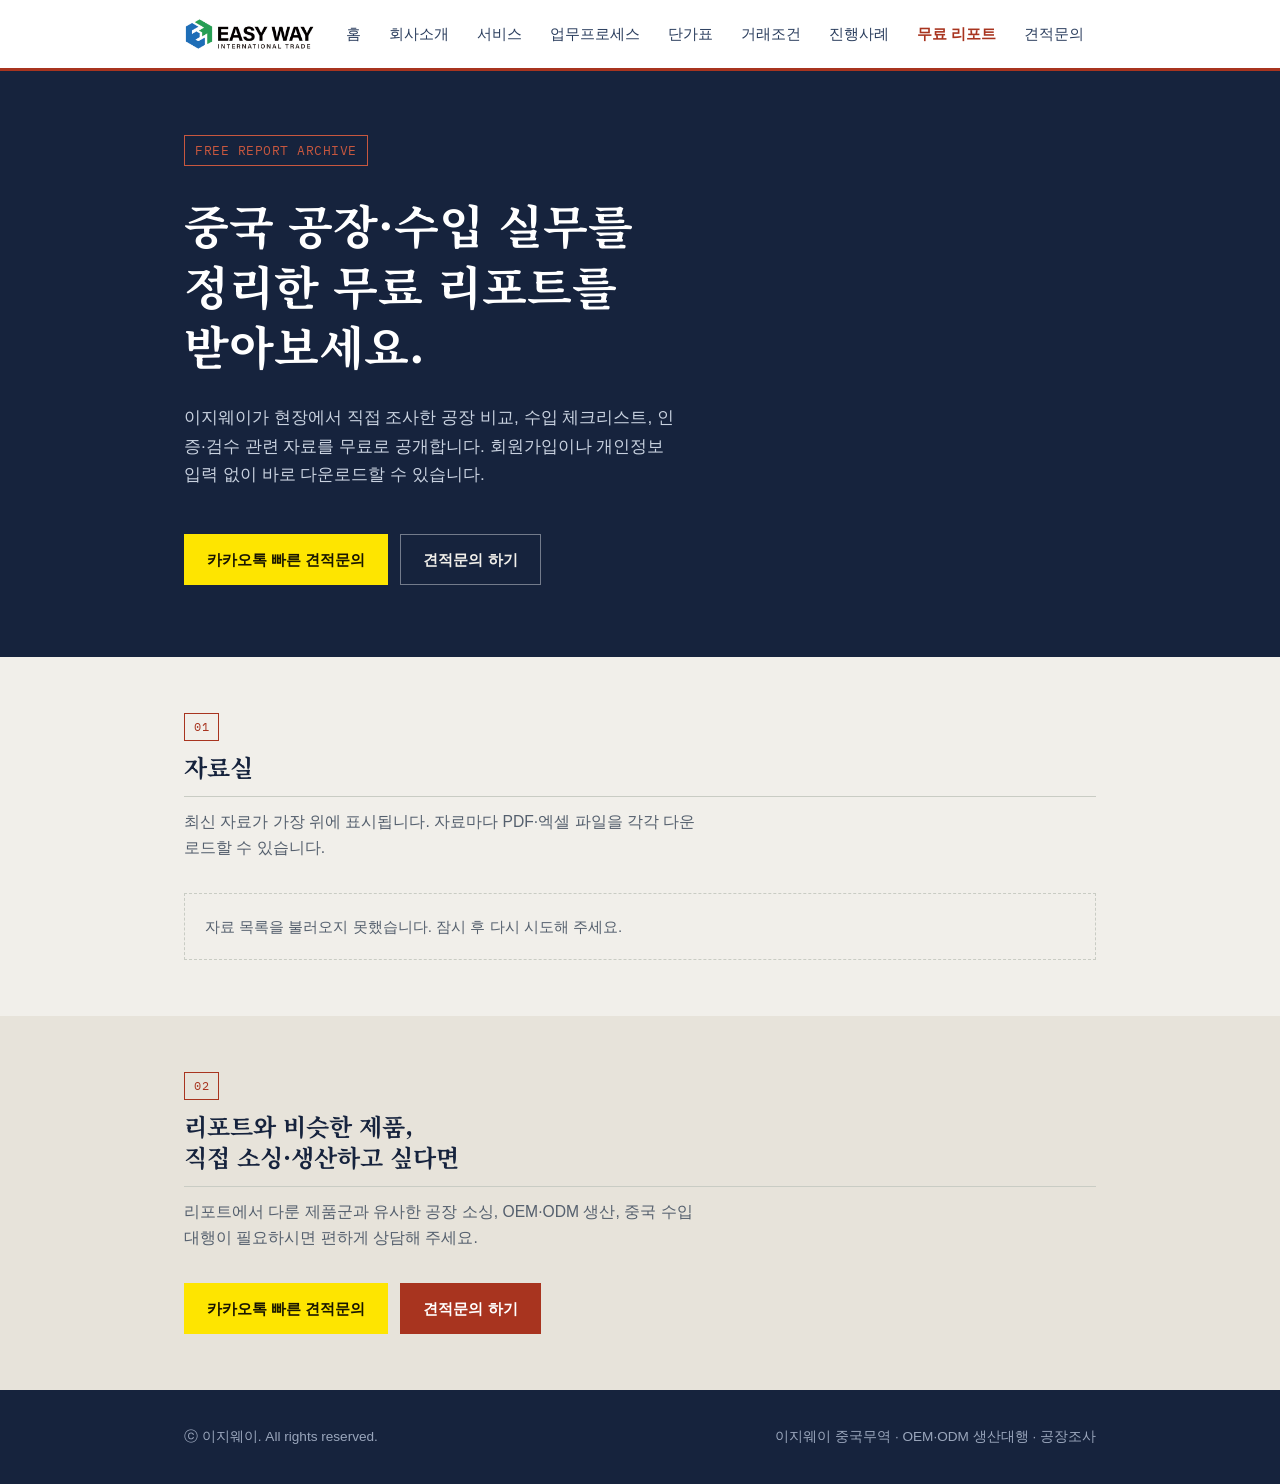
<file: reports.html>
<!DOCTYPE html>
<html lang="ko">
<head>
<meta charset="UTF-8">
<meta name="viewport" content="width=device-width, initial-scale=1.0">
<title>무료 리포트 자료실 | 이지웨이 중국무역</title>
<meta name="description" content="이지웨이가 공개하는 중국 공장 조사·수입·OEM·ODM 관련 무료 리포트 자료실입니다. 회원가입 없이 누구나 PDF·엑셀 자료를 다운로드할 수 있습니다.">
<link rel="icon" href="assets/favicon.png" type="image/png">
<meta name="naver-site-verification" content="28a7c563643aefb58b962b238d9a97e0f471fe0b" />
<link rel="stylesheet" href="style.css">
</head>
<body>

<header class="site-header">
  <div class="wrap">
    <a href="index.html" class="brand"><img src="assets/logo-horizontal.png" alt="이지웨이 EASY WAY INTERNATIONAL TRADE" class="brand-logo"></a>
    <nav class="main-nav" aria-label="주요 메뉴">
      <ul>
        <li><a href="index.html">홈</a></li>
        <li><a href="about.html">회사소개</a></li>
        <li><a href="services.html">서비스</a></li>
        <li><a href="process.html">업무프로세스</a></li>
        <li><a href="pricing.html">단가표</a></li>
        <li><a href="terms.html">거래조건</a></li>
        <li><a href="cases.html">진행사례</a></li>
        <li><a href="reports.html" aria-current="page">무료 리포트</a></li>
        <li><a href="contact.html">견적문의</a></li>
      </ul>
    </nav>
  </div>
</header>

<section class="hero">
  <div class="wrap">
    <span class="hero-eyebrow">FREE REPORT ARCHIVE</span>
    <h1>중국 공장·수입 실무를<br>정리한 무료 리포트를<br>받아보세요.</h1>
    <p class="lede">이지웨이가 현장에서 직접 조사한 공장 비교, 수입 체크리스트, 인증·검수 관련 자료를 무료로 공개합니다. 회원가입이나 개인정보 입력 없이 바로 다운로드할 수 있습니다.</p>
    <div class="hero-actions">
      <a href="https://open.kakao.com/o/sM7go6ge" class="btn btn-kakao" target="_blank" rel="noopener" data-kakao-link>카카오톡 빠른 견적문의</a>
      <a href="contact.html" class="btn btn-ghost">견적문의 하기</a>
    </div>
  </div>
</section>

<section>
  <div class="wrap">
    <div class="section-head">
      <span class="section-num">01</span>
      <h2>자료실</h2>
    </div>
    <p class="section-sub">최신 자료가 가장 위에 표시됩니다. 자료마다 PDF·엑셀 파일을 각각 다운로드할 수 있습니다.</p>

    <div id="report-status" class="report-status" hidden></div>
    <div id="report-grid" class="report-grid" aria-live="polite"></div>
  </div>
</section>

<section class="alt">
  <div class="wrap">
    <div class="section-head">
      <span class="section-num">02</span>
      <h2>리포트와 비슷한 제품,<br>직접 소싱·생산하고 싶다면</h2>
    </div>
    <p class="section-sub">리포트에서 다룬 제품군과 유사한 공장 소싱, OEM·ODM 생산, 중국 수입대행이 필요하시면 편하게 상담해 주세요.</p>
    <div class="hero-actions">
      <a href="https://open.kakao.com/o/sM7go6ge" class="btn btn-kakao" target="_blank" rel="noopener" data-kakao-link>카카오톡 빠른 견적문의</a>
      <a href="contact.html" class="btn btn-primary">견적문의 하기</a>
    </div>
  </div>
</section>

<footer class="site-footer">
  <div class="wrap">
    <span>ⓒ 이지웨이. All rights reserved.</span>
    <span>이지웨이 중국무역 · OEM·ODM 생산대행 · 공장조사</span>
  </div>
</footer>

<script>
/* =========================================================
   무료 리포트 자료실
   - 데이터 출처: 구글시트 "이지웨이 무료 리포트 목록"
     (직원은 이 시트에 한 줄만 추가하면 됩니다 — 깃허브 접속 불필요)
   - 파일 출처: 구글드라이브 "이지웨이 무료 리포트 파일함" 폴더
     (PDF·엑셀을 이 폴더에 올리고, 생성된 공유 링크를 시트에 붙여넣기)
   - 날짜(C열) 기준 내림차순(최신 우선) 정렬
   - 회원가입/로그인 없이 바로 다운로드
   - URL의 UTM 파라미터(utm_source 등)를 다운로드/상담 링크·클릭 이벤트에 전달
     → 인스타/유튜브/틱톡/블로그마다 reports.html?utm_source=instagram 같은
       링크를 따로 만들어 공유하면, 애널리틱스 연결 시 경로별 다운로드 추이를
       구분할 수 있습니다.

   ---------------------------------------------------------
   [리포트 추가 방법 — 코드 수정 없이 구글시트만 편집]
   1) "이지웨이 무료 리포트 파일함" 구글드라이브 폴더에 PDF·
      (있다면) 엑셀 파일을 업로드
   2) 업로드한 파일마다 마우스 오른쪽 클릭 → 공유 → 링크 복사
   3) "이지웨이 무료 리포트 목록" 구글시트에 새 줄 추가:
      제목 / 설명 / 날짜(YYYY-MM-DD) / PDF 링크 / 엑셀 링크
   4) 저장만 하면 1~2분 내로 이 페이지에 최신순으로 자동 반영됩니다.
   ========================================================= */

(function () {
  var SHEET_CSV_URL = 'https://docs.google.com/spreadsheets/d/17nruQhsCWvmppy1P25hBrAt0hZF8UG_g8SPpwdD4-MQ/export?format=csv&gid=0';

  var grid = document.getElementById('report-grid');
  var statusEl = document.getElementById('report-status');

  function showStatus(msg) {
    statusEl.hidden = false;
    statusEl.textContent = msg;
  }

  // 현재 페이지 URL의 utm_* 파라미터 모음
  function getUtmParams() {
    var params = new URLSearchParams(window.location.search);
    var out = {};
    params.forEach(function (value, key) {
      if (key.toLowerCase().indexOf('utm_') === 0) out[key] = value;
    });
    return out;
  }

  function withUtm(url) {
    var utm = getUtmParams();
    var keys = Object.keys(utm);
    if (!url || keys.length === 0) return url;
    var out = new URLSearchParams();
    keys.forEach(function (k) { out.append(k, utm[k]); });
    return url + (url.indexOf('?') > -1 ? '&' : '?') + out.toString();
  }

  // 날짜를 YYYY-MM-DD 로 통일 (26-11-19 / 2026.11.19 / 2026/11/19 / 2026-1-9 등 모두 허용)
  function normalizeDate(d) {
    if (!d) return '';
    var parts = d.trim().split(/[-./\s]+/).filter(Boolean);
    if (parts.length !== 3) return d.trim();
    var y = parts[0], m = parts[1], day = parts[2];
    if (y.length === 2) y = '20' + y;
    if (m.length === 1) m = '0' + m;
    if (day.length === 1) day = '0' + day;
    return y + '-' + m + '-' + day;
  }

  function formatDate(d) {
    if (!d) return '';
    var parts = d.split('-');
    if (parts.length !== 3) return d;
    return parts[0] + '.' + parts[1] + '.' + parts[2];
  }

  // 구글드라이브 공유 링크(어떤 형태든)에서 파일 ID만 추출
  function driveFileId(url) {
    if (!url) return null;
    var m = url.match(/\/d\/([a-zA-Z0-9_-]{15,})/) || url.match(/[?&]id=([a-zA-Z0-9_-]{15,})/);
    return m ? m[1] : null;
  }

  function driveDownloadUrl(url) {
    var id = driveFileId(url);
    return id ? ('https://drive.google.com/uc?export=download&id=' + id) : url;
  }

  // 다운로드 클릭 로깅 훅.
  // 나중에 "다운로드 전 신청 폼(이름·연락처·제품)"으로 바꾸고 싶을 때는
  // 이 함수 안에서 모달을 띄우고, 제출 후에만 실제 다운로드가 일어나도록
  // return false; 로 기본 다운로드를 막은 뒤 처리하면 됩니다.
  function onDownloadClick(title, fileType) {
    if (window.gtag) {
      var utm = getUtmParams();
      window.gtag('event', 'file_download', Object.assign({
        report_title: title,
        file_type: fileType
      }, utm));
    }
    return true;
  }

  // ---- 아주 단순한 CSV 파서 (따옴표/쉼표/줄바꿈 포함 셀 지원) ----
  function parseCsv(text) {
    var rows = [];
    var row = [];
    var field = '';
    var inQuotes = false;
    for (var i = 0; i < text.length; i++) {
      var c = text[i];
      if (inQuotes) {
        if (c === '"') {
          if (text[i + 1] === '"') { field += '"'; i++; }
          else { inQuotes = false; }
        } else {
          field += c;
        }
      } else {
        if (c === '"') { inQuotes = true; }
        else if (c === ',') { row.push(field); field = ''; }
        else if (c === '\n') { row.push(field); rows.push(row); row = []; field = ''; }
        else if (c === '\r') { /* skip */ }
        else { field += c; }
      }
    }
    if (field.length > 0 || row.length > 0) { row.push(field); rows.push(row); }
    return rows.filter(function (r) { return r.some(function (v) { return v !== ''; }); });
  }

  function findCol(header, keyword) {
    for (var i = 0; i < header.length; i++) {
      if (header[i].indexOf(keyword) > -1) return i;
    }
    return -1;
  }

  function rowsToReports(rows) {
    if (rows.length < 2) return [];
    var header = rows[0];
    var col = {
      title: findCol(header, '제목'),
      description: findCol(header, '설명'),
      date: findCol(header, '날짜'),
      pdf: findCol(header, 'PDF'),
      xlsx: findCol(header, '엑셀')
    };
    return rows.slice(1).map(function (r) {
      return {
        title: col.title > -1 ? r[col.title] : '',
        description: col.description > -1 ? r[col.description] : '',
        date: col.date > -1 ? normalizeDate(r[col.date]) : '',
        pdf: col.pdf > -1 ? r[col.pdf] : '',
        xlsx: col.xlsx > -1 ? r[col.xlsx] : ''
      };
    }).filter(function (r) { return r.title; });
  }

  function renderCard(r) {
    var card = document.createElement('article');
    card.className = 'report-card';

    var body = document.createElement('div');
    body.className = 'report-body';

    var dateEl = document.createElement('span');
    dateEl.className = 'report-date';
    dateEl.textContent = formatDate(r.date);
    body.appendChild(dateEl);

    var h3 = document.createElement('h3');
    h3.textContent = r.title || '제목 없음';
    body.appendChild(h3);

    if (r.description) {
      var p = document.createElement('p');
      p.textContent = r.description;
      body.appendChild(p);
    }

    var actions = document.createElement('div');
    actions.className = 'report-actions';

    if (r.pdf) {
      var pdfLink = document.createElement('a');
      pdfLink.href = withUtm(driveDownloadUrl(r.pdf));
      pdfLink.className = 'btn btn-primary btn-sm';
      pdfLink.target = '_blank';
      pdfLink.rel = 'noopener';
      pdfLink.textContent = 'PDF 다운로드';
      pdfLink.addEventListener('click', function () { onDownloadClick(r.title, 'pdf'); });
      actions.appendChild(pdfLink);
    }

    if (r.xlsx) {
      var xlsxLink = document.createElement('a');
      xlsxLink.href = withUtm(driveDownloadUrl(r.xlsx));
      xlsxLink.className = 'btn btn-ghost-dark btn-sm';
      xlsxLink.target = '_blank';
      xlsxLink.rel = 'noopener';
      xlsxLink.textContent = '엑셀 다운로드';
      xlsxLink.addEventListener('click', function () { onDownloadClick(r.title, 'xlsx'); });
      actions.appendChild(xlsxLink);
    }

    body.appendChild(actions);

    var kakao = document.createElement('a');
    kakao.href = withUtm('https://open.kakao.com/o/sM7go6ge');
    kakao.className = 'report-kakao-link';
    kakao.target = '_blank';
    kakao.rel = 'noopener';
    kakao.textContent = '이 자료 관련 OEM·수입대행 상담하기 →';
    body.appendChild(kakao);

    card.appendChild(body);
    return card;
  }

  fetch(SHEET_CSV_URL, { cache: 'no-store' })
    .then(function (res) {
      if (!res.ok) throw new Error('구글시트 응답 오류');
      return res.text();
    })
    .then(function (csvText) {
      var list = rowsToReports(parseCsv(csvText));
      if (list.length === 0) {
        showStatus('현재 등록된 리포트가 없습니다. 곧 새로운 자료를 올릴 예정입니다.');
        return;
      }
      list.sort(function (a, b) {
        return (b.date || '').localeCompare(a.date || '');
      });
      list.forEach(function (r) {
        grid.appendChild(renderCard(r));
      });
    })
    .catch(function (err) {
      showStatus('자료 목록을 불러오지 못했습니다. 잠시 후 다시 시도해 주세요.');
      console.error(err);
    });

  // 카카오 상담 버튼(상단/하단 CTA)에도 UTM 전달
  document.querySelectorAll('[data-kakao-link]').forEach(function (a) {
    a.href = withUtm(a.getAttribute('href'));
  });
})();
</script>

</body>
</html>
</file>
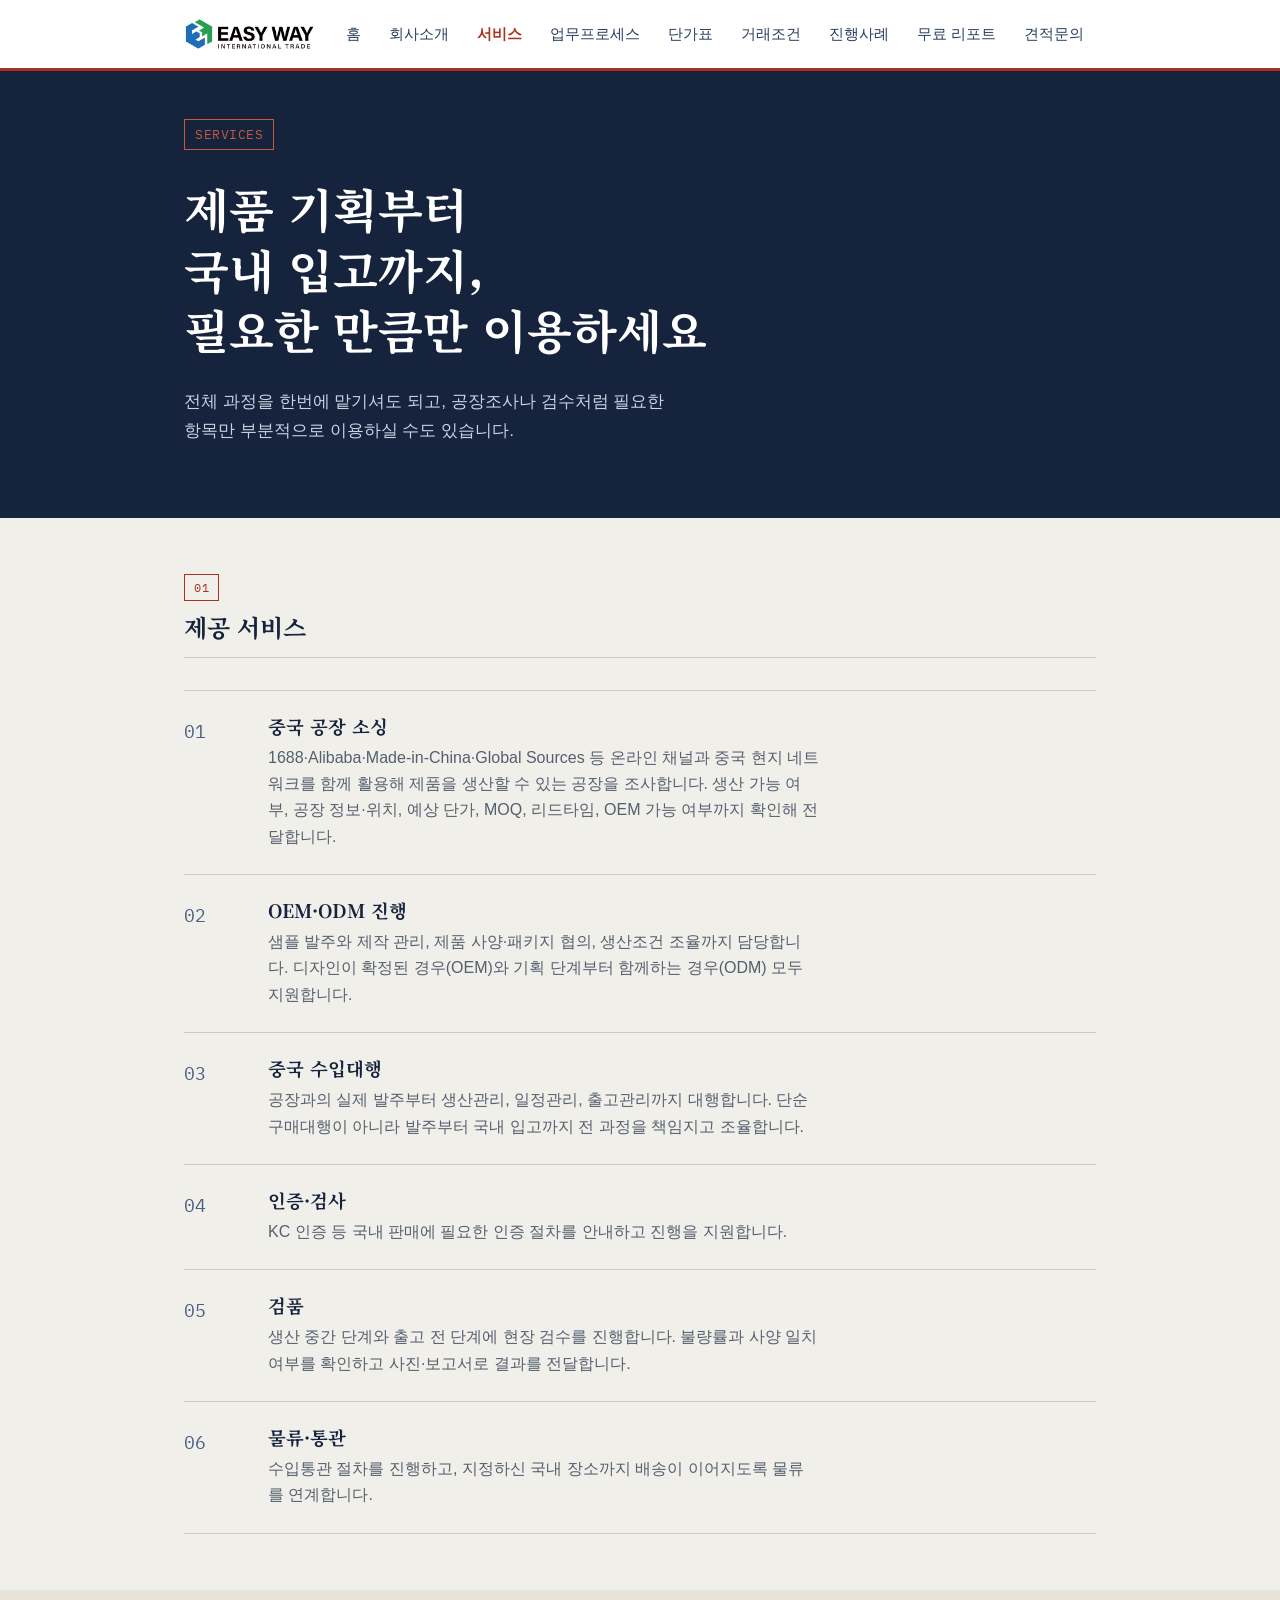
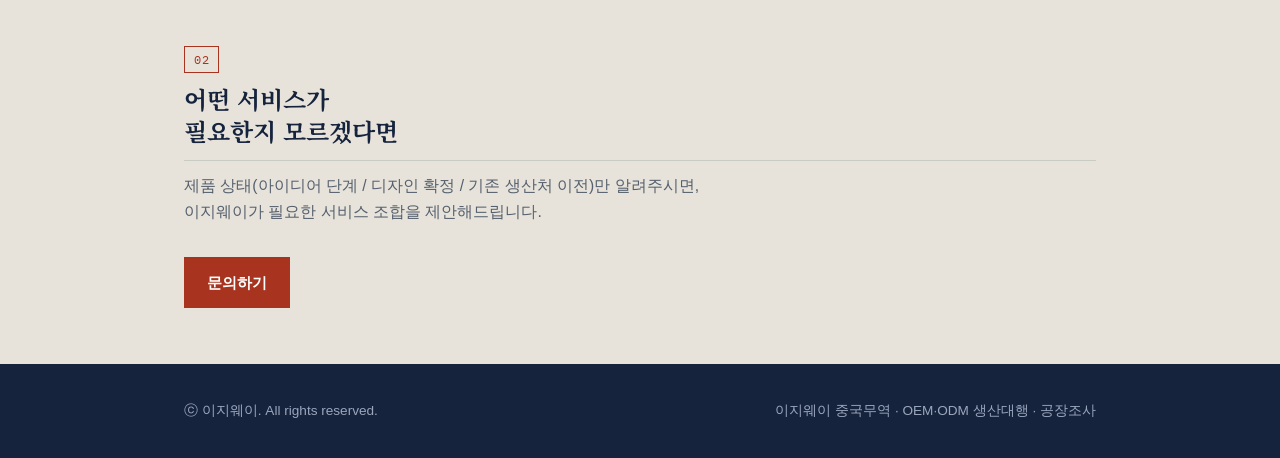
<file: services.html>
<!DOCTYPE html>
<html lang="ko">
<head>
<meta charset="UTF-8">
<meta name="viewport" content="width=device-width, initial-scale=1.0">
<title>서비스 | 이지웨이 중국무역</title>
<meta name="description" content="공장조사, OEM·ODM 생산대행, 샘플제작, 품질검수, 통관까지 이지웨이 중국무역의 서비스를 소개합니다.">
<link rel="icon" href="assets/favicon.png" type="image/png">
<link rel="stylesheet" href="style.css">
</head>
<body>

<header class="site-header">
  <div class="wrap">
    <a href="index.html" class="brand"><img src="assets/logo-horizontal.png" alt="이지웨이 EASY WAY INTERNATIONAL TRADE" class="brand-logo"></a>
    <nav class="main-nav" aria-label="주요 메뉴">
      <ul>
        <li><a href="index.html">홈</a></li>
        <li><a href="about.html">회사소개</a></li>
        <li><a href="services.html" aria-current="page">서비스</a></li>
        <li><a href="process.html">업무프로세스</a></li>
        <li><a href="pricing.html">단가표</a></li>
        <li><a href="terms.html">거래조건</a></li>
        <li><a href="cases.html">진행사례</a></li>
        <li><a href="reports.html">무료 리포트</a></li>
        <li><a href="contact.html">견적문의</a></li>
      </ul>
    </nav>
  </div>
</header>

<section class="hero" style="padding: 48px 0 56px;">
  <div class="wrap">
    <span class="hero-eyebrow">SERVICES</span>
    <h1>제품 기획부터<br>국내 입고까지,<br>필요한 만큼만 이용하세요</h1>
    <p class="lede">전체 과정을 한번에 맡기셔도 되고, 공장조사나 검수처럼 필요한 항목만 부분적으로 이용하실 수도 있습니다.</p>
  </div>
</section>

<section>
  <div class="wrap">
    <div class="section-head">
      <span class="section-num">01</span>
      <h2>제공 서비스</h2>
    </div>
    <div class="service-list">

      <div class="service-row">
        <span class="num">01</span>
        <div>
          <h3>중국 공장 소싱</h3>
          <p>1688·Alibaba·Made-in-China·Global Sources 등 온라인 채널과 중국 현지 네트워크를 함께 활용해 제품을 생산할 수 있는 공장을 조사합니다. 생산 가능 여부, 공장 정보·위치, 예상 단가, MOQ, 리드타임, OEM 가능 여부까지 확인해 전달합니다.</p>
        </div>
      </div>

      <div class="service-row">
        <span class="num">02</span>
        <div>
          <h3>OEM·ODM 진행</h3>
          <p>샘플 발주와 제작 관리, 제품 사양·패키지 협의, 생산조건 조율까지 담당합니다. 디자인이 확정된 경우(OEM)와 기획 단계부터 함께하는 경우(ODM) 모두 지원합니다.</p>
        </div>
      </div>

      <div class="service-row">
        <span class="num">03</span>
        <div>
          <h3>중국 수입대행</h3>
          <p>공장과의 실제 발주부터 생산관리, 일정관리, 출고관리까지 대행합니다. 단순 구매대행이 아니라 발주부터 국내 입고까지 전 과정을 책임지고 조율합니다.</p>
        </div>
      </div>

      <div class="service-row">
        <span class="num">04</span>
        <div>
          <h3>인증·검사</h3>
          <p>KC 인증 등 국내 판매에 필요한 인증 절차를 안내하고 진행을 지원합니다.</p>
        </div>
      </div>

      <div class="service-row">
        <span class="num">05</span>
        <div>
          <h3>검품</h3>
          <p>생산 중간 단계와 출고 전 단계에 현장 검수를 진행합니다. 불량률과 사양 일치 여부를 확인하고 사진·보고서로 결과를 전달합니다.</p>
        </div>
      </div>

      <div class="service-row">
        <span class="num">06</span>
        <div>
          <h3>물류·통관</h3>
          <p>수입통관 절차를 진행하고, 지정하신 국내 장소까지 배송이 이어지도록 물류를 연계합니다.</p>
        </div>
      </div>

    </div>
  </div>
</section>

<section class="alt">
  <div class="wrap">
    <div class="section-head">
      <span class="section-num">02</span>
      <h2>어떤 서비스가<br>필요한지 모르겠다면</h2>
    </div>
    <p class="section-sub">제품 상태(아이디어 단계 / 디자인 확정 / 기존 생산처 이전)만 알려주시면, 이지웨이가 필요한 서비스 조합을 제안해드립니다.</p>
    <a href="contact.html" class="btn btn-primary">문의하기</a>
  </div>
</section>

<footer class="site-footer">
  <div class="wrap">
    <span>ⓒ 이지웨이. All rights reserved.</span>
    <span>이지웨이 중국무역 · OEM·ODM 생산대행 · 공장조사</span>
  </div>
</footer>

</body>
</html>
</file>
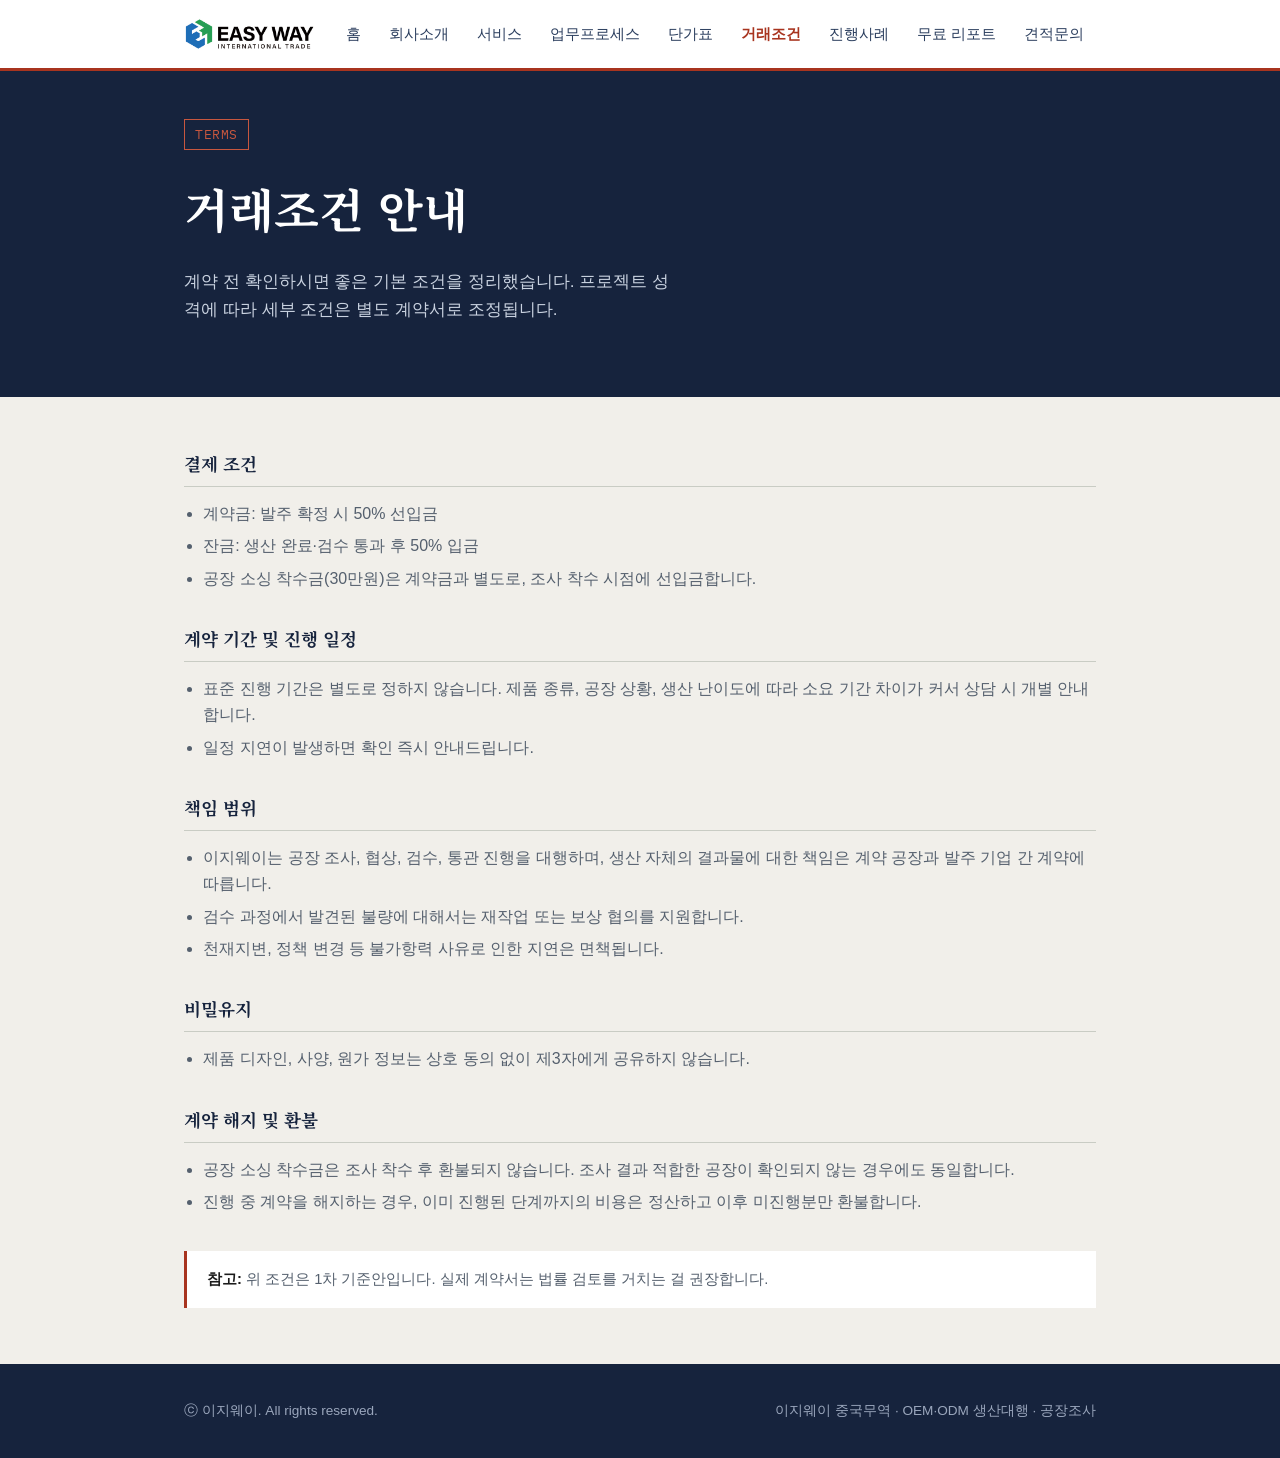
<file: terms.html>
<!DOCTYPE html>
<html lang="ko">
<head>
<meta charset="UTF-8">
<meta name="viewport" content="width=device-width, initial-scale=1.0">
<title>거래조건 | 이지웨이 중국무역</title>
<meta name="description" content="이지웨이 중국무역과 거래 시 결제, 계약, 책임 범위에 대한 기본 조건 안내.">
<link rel="icon" href="assets/favicon.png" type="image/png">
<link rel="stylesheet" href="style.css">
</head>
<body>

<header class="site-header">
  <div class="wrap">
    <a href="index.html" class="brand"><img src="assets/logo-horizontal.png" alt="이지웨이 EASY WAY INTERNATIONAL TRADE" class="brand-logo"></a>
    <nav class="main-nav" aria-label="주요 메뉴">
      <ul>
        <li><a href="index.html">홈</a></li>
        <li><a href="about.html">회사소개</a></li>
        <li><a href="services.html">서비스</a></li>
        <li><a href="process.html">업무프로세스</a></li>
        <li><a href="pricing.html">단가표</a></li>
        <li><a href="terms.html" aria-current="page">거래조건</a></li>
        <li><a href="cases.html">진행사례</a></li>
        <li><a href="reports.html">무료 리포트</a></li>
        <li><a href="contact.html">견적문의</a></li>
      </ul>
    </nav>
  </div>
</header>

<section class="hero" style="padding: 48px 0 56px;">
  <div class="wrap">
    <span class="hero-eyebrow">TERMS</span>
    <h1>거래조건 안내</h1>
    <p class="lede">계약 전 확인하시면 좋은 기본 조건을 정리했습니다. 프로젝트 성격에 따라 세부 조건은 별도 계약서로 조정됩니다.</p>
  </div>
</section>

<section>
  <div class="wrap">

    <div class="terms-block">
      <h3>결제 조건</h3>
      <ul>
        <li>계약금: 발주 확정 시 50% 선입금</li>
        <li>잔금: 생산 완료·검수 통과 후 50% 입금</li>
        <li>공장 소싱 착수금(30만원)은 계약금과 별도로, 조사 착수 시점에 선입금합니다.</li>
      </ul>
    </div>

    <div class="terms-block">
      <h3>계약 기간 및 진행 일정</h3>
      <ul>
        <li>표준 진행 기간은 별도로 정하지 않습니다. 제품 종류, 공장 상황, 생산 난이도에 따라 소요 기간 차이가 커서 상담 시 개별 안내합니다.</li>
        <li>일정 지연이 발생하면 확인 즉시 안내드립니다.</li>
      </ul>
    </div>

    <div class="terms-block">
      <h3>책임 범위</h3>
      <ul>
        <li>이지웨이는 공장 조사, 협상, 검수, 통관 진행을 대행하며, 생산 자체의 결과물에 대한 책임은 계약 공장과 발주 기업 간 계약에 따릅니다.</li>
        <li>검수 과정에서 발견된 불량에 대해서는 재작업 또는 보상 협의를 지원합니다.</li>
        <li>천재지변, 정책 변경 등 불가항력 사유로 인한 지연은 면책됩니다.</li>
      </ul>
    </div>

    <div class="terms-block">
      <h3>비밀유지</h3>
      <ul>
        <li>제품 디자인, 사양, 원가 정보는 상호 동의 없이 제3자에게 공유하지 않습니다.</li>
      </ul>
    </div>

    <div class="terms-block">
      <h3>계약 해지 및 환불</h3>
      <ul>
        <li>공장 소싱 착수금은 조사 착수 후 환불되지 않습니다. 조사 결과 적합한 공장이 확인되지 않는 경우에도 동일합니다.</li>
        <li>진행 중 계약을 해지하는 경우, 이미 진행된 단계까지의 비용은 정산하고 이후 미진행분만 환불합니다.</li>
      </ul>
    </div>

    <div class="note-box">
      <strong>참고:</strong> 위 조건은 1차 기준안입니다. 실제 계약서는 법률 검토를 거치는 걸 권장합니다.
    </div>

  </div>
</section>

<footer class="site-footer">
  <div class="wrap">
    <span>ⓒ 이지웨이. All rights reserved.</span>
    <span>이지웨이 중국무역 · OEM·ODM 생산대행 · 공장조사</span>
  </div>
</footer>

</body>
</html>
</file>
<file: style.css>
/* =========================================================
   이지웨이 (EasyWay) — 중국 수입대행 / OEM·ODM 에이전시
   디자인 컨셉: 무역서류·통관 문서의 정직함
   세리프 헤드라인(계약서 느낌) + 실무형 산세리프 본문
   + 모노스페이스 숫자(견적서/단가표 느낌)
   ========================================================= */

@import url('https://fonts.googleapis.com/css2?family=Noto+Serif+KR:wght@500;700&family=Pretendard:wght@400;500;600&family=IBM+Plex+Mono:wght@500;600&display=swap');

:root {
  --navy-900: #16233D;
  --navy-700: #2B3E5E;
  --navy-500: #4A5F82;
  --paper: #F1EFEA;
  --paper-alt: #E7E3DA;
  --white: #FFFFFF;
  --ink: #1B1B1B;
  --ink-soft: #55606E;
  --line: #C9CCC4;
  --stamp: #A8341F;
  --stamp-soft: #C7573F;

  --font-display: 'Noto Serif KR', serif;
  --font-body: 'Pretendard', -apple-system, sans-serif;
  --font-mono: 'IBM Plex Mono', monospace;

  --max-width: 960px;
}

* { box-sizing: border-box; }

html { scroll-behavior: smooth; }

body {
  margin: 0;
  font-family: var(--font-body);
  color: var(--ink);
  background: var(--paper);
  line-height: 1.65;
  -webkit-font-smoothing: antialiased;
}

a { color: inherit; }

a:focus-visible,
button:focus-visible,
input:focus-visible,
textarea:focus-visible {
  outline: 2px solid var(--stamp);
  outline-offset: 3px;
}

h1, h2, h3 {
  font-family: var(--font-display);
  font-weight: 700;
  line-height: 1.3;
  margin: 0;
  color: var(--navy-900);
}

p { margin: 0 0 1em; max-width: 62ch; }

.wrap {
  max-width: var(--max-width);
  margin: 0 auto;
  padding: 0 24px;
}

/* ---------- Header / Nav ---------- */
.site-header {
  background: var(--white);
  color: var(--navy-900);
  border-bottom: 3px solid var(--stamp);
}

.site-header .wrap {
  display: flex;
  align-items: center;
  justify-content: space-between;
  padding-top: 14px;
  padding-bottom: 14px;
  flex-wrap: wrap;
  gap: 12px;
}

.brand {
  display: flex;
  align-items: center;
  text-decoration: none;
}

.brand-logo {
  height: 34px;
  width: auto;
  display: block;
}

nav.main-nav ul {
  list-style: none;
  display: flex;
  gap: 4px;
  margin: 0;
  padding: 0;
  flex-wrap: wrap;
}

nav.main-nav a {
  display: inline-block;
  padding: 8px 12px;
  font-size: 0.92rem;
  text-decoration: none;
  color: var(--navy-700);
  border-radius: 3px;
  transition: background 0.15s ease;
}

nav.main-nav a:hover {
  background: var(--paper-alt);
}

nav.main-nav a[aria-current="page"] {
  color: var(--stamp);
  font-weight: 600;
}

/* ---------- Hero ---------- */
.hero {
  background: var(--navy-900);
  color: var(--paper);
  padding: 64px 0 72px;
  position: relative;
}

.hero .wrap {
  display: grid;
  gap: 28px;
}

.hero-eyebrow {
  font-family: var(--font-mono);
  font-size: 0.8rem;
  color: var(--stamp-soft);
  border: 1px solid var(--stamp-soft);
  display: inline-block;
  padding: 4px 10px;
  width: fit-content;
  letter-spacing: 0.04em;
}

.hero h1 {
  color: var(--white);
  font-size: clamp(1.9rem, 4vw, 2.9rem);
}

.hero p.lede {
  color: #C9D2E0;
  font-size: 1.08rem;
  max-width: 52ch;
}

.hero-actions {
  display: flex;
  gap: 12px;
  flex-wrap: wrap;
}

/* ---------- Buttons ---------- */
.btn {
  display: inline-block;
  padding: 12px 22px;
  font-size: 0.95rem;
  font-weight: 600;
  text-decoration: none;
  border: 1px solid transparent;
  cursor: pointer;
  font-family: var(--font-body);
}

.btn-primary {
  background: var(--stamp);
  color: var(--white);
}
.btn-primary:hover { background: var(--stamp-soft); }

.btn-kakao {
  background: #FEE500;
  color: #191600;
}
.btn-kakao:hover { background: #FFEB4D; }

.btn-ghost {
  background: transparent;
  color: var(--paper);
  border-color: rgba(255,255,255,0.4);
}
.btn-ghost:hover { border-color: var(--paper); }

/* ---------- Sections ---------- */
section { padding: 56px 0; }
section.alt { background: var(--paper-alt); }

.section-head {
  display: flex;
  flex-direction: column;
  gap: 10px;
  border-bottom: 1px solid var(--line);
  padding-bottom: 14px;
  margin-bottom: 32px;
}

.section-num {
  font-family: var(--font-mono);
  color: var(--stamp);
  font-size: 0.75rem;
  border: 1px solid var(--stamp);
  display: inline-block;
  width: fit-content;
  padding: 3px 9px;
  letter-spacing: 0.05em;
}

.section-head h2 {
  font-size: 1.5rem;
}

.section-sub {
  color: var(--ink-soft);
  font-size: 0.98rem;
  margin: -20px 0 32px;
  max-width: 60ch;
}

/* ---------- Service grid (not cards — bordered rows) ---------- */
.service-list {
  display: grid;
  gap: 0;
  border-top: 1px solid var(--line);
}

.service-row {
  display: grid;
  grid-template-columns: 64px 1fr;
  gap: 20px;
  padding: 24px 0;
  border-bottom: 1px solid var(--line);
}

.service-row .num {
  font-family: var(--font-mono);
  color: var(--navy-500);
  font-size: 1.1rem;
  padding-top: 2px;
}

.service-row h3 {
  font-size: 1.15rem;
  margin-bottom: 6px;
}

.service-row p { margin: 0; color: var(--ink-soft); }

/* ---------- Process steps ---------- */
.process-list {
  display: grid;
  gap: 0;
}

.process-step {
  display: grid;
  grid-template-columns: 88px 1fr;
  gap: 20px;
  position: relative;
  padding-bottom: 40px;
}

.process-step:last-child { padding-bottom: 0; }

.process-step .step-marker {
  font-family: var(--font-mono);
  font-size: 0.85rem;
  color: var(--white);
  background: var(--navy-900);
  width: 44px;
  height: 44px;
  display: flex;
  align-items: center;
  justify-content: center;
  position: relative;
  z-index: 1;
}

.process-step:not(:last-child)::before {
  content: '';
  position: absolute;
  left: 22px;
  top: 44px;
  bottom: -40px;
  width: 1px;
  background: var(--line);
}

.process-step h3 {
  font-size: 1.1rem;
  margin-bottom: 6px;
}

.process-step p { margin: 0; color: var(--ink-soft); }

/* ---------- Pricing table ---------- */
.table-scroll {
  overflow-x: auto;
  -webkit-overflow-scrolling: touch;
  margin: 0 -24px;
  padding: 0 24px;
}

table.pricing {
  width: 100%;
  min-width: 640px;
  border-collapse: collapse;
  font-size: 0.95rem;
  background: var(--white);
}

table.pricing caption {
  text-align: left;
  font-family: var(--font-mono);
  font-size: 0.85rem;
  color: var(--ink-soft);
  margin-bottom: 10px;
}

table.pricing th, table.pricing td {
  border: 1px solid var(--line);
  padding: 14px 16px;
  text-align: left;
  vertical-align: top;
}

table.pricing thead th {
  background: var(--navy-900);
  color: var(--paper);
  font-family: var(--font-body);
  font-weight: 600;
  font-size: 0.9rem;
}

table.pricing td.figure {
  font-family: var(--font-mono);
  white-space: nowrap;
}

.note-box {
  border-left: 3px solid var(--stamp);
  background: var(--white);
  padding: 16px 20px;
  margin-top: 28px;
  font-size: 0.92rem;
  color: var(--ink-soft);
}

.note-box strong { color: var(--ink); }

/* ---------- Terms ---------- */
.terms-block { margin-bottom: 36px; }
.terms-block h3 {
  font-size: 1.1rem;
  border-bottom: 1px solid var(--line);
  padding-bottom: 10px;
  margin-bottom: 14px;
}
.terms-block ul { margin: 0; padding-left: 1.2em; color: var(--ink-soft); }
.terms-block li { margin-bottom: 6px; }

/* ---------- Contact ---------- */
.contact-grid {
  display: grid;
  grid-template-columns: 1fr 1fr;
  gap: 48px;
}

.contact-info dl {
  display: grid;
  grid-template-columns: auto 1fr;
  gap: 8px 16px;
  margin: 0;
}
.contact-info dt {
  font-family: var(--font-mono);
  color: var(--ink-soft);
  font-size: 0.85rem;
  padding-top: 3px;
}
.contact-info dd { margin: 0; }

form.inquiry-form {
  display: grid;
  gap: 14px;
}

form.inquiry-form label {
  display: block;
  font-size: 0.88rem;
  font-weight: 600;
  margin-bottom: 6px;
  color: var(--navy-900);
}

form.inquiry-form input,
form.inquiry-form select,
form.inquiry-form textarea {
  width: 100%;
  padding: 10px 12px;
  border: 1px solid var(--line);
  background: var(--white);
  font-family: var(--font-body);
  font-size: 0.95rem;
}

form.inquiry-form textarea { resize: vertical; min-height: 110px; }

/* ---------- Reports (free report archive) ---------- */
.report-status {
  color: var(--ink-soft);
  border: 1px dashed var(--line);
  padding: 20px;
  font-size: 0.95rem;
}

.report-grid {
  display: grid;
  grid-template-columns: repeat(auto-fill, minmax(260px, 1fr));
  gap: 24px;
}

.report-card {
  background: var(--white);
  border: 1px solid var(--line);
  border-top: 3px solid var(--stamp);
  display: flex;
  flex-direction: column;
}

.report-body {
  padding: 18px 18px 20px;
  display: flex;
  flex-direction: column;
  gap: 8px;
  flex: 1;
}

.report-date {
  font-family: var(--font-mono);
  font-size: 0.78rem;
  color: var(--ink-soft);
}

.report-body h3 {
  font-size: 1.08rem;
  line-height: 1.4;
}

.report-body p {
  color: var(--ink-soft);
  font-size: 0.92rem;
  margin: 0;
}

.report-actions {
  display: flex;
  gap: 8px;
  flex-wrap: wrap;
  margin-top: 10px;
}

.btn-sm {
  padding: 9px 14px;
  font-size: 0.85rem;
}

.btn-ghost-dark {
  background: transparent;
  color: var(--navy-900);
  border-color: var(--navy-700);
}
.btn-ghost-dark:hover { background: var(--paper-alt); }

.report-kakao-link {
  margin-top: 8px;
  font-size: 0.85rem;
  color: var(--stamp);
  text-decoration: none;
  font-weight: 600;
}
.report-kakao-link:hover { text-decoration: underline; }

@media (max-width: 640px) {
  .report-grid { grid-template-columns: 1fr; }
}

/* ---------- Footer ---------- */
footer.site-footer {
  background: var(--navy-900);
  color: #9AA6BC;
  padding: 36px 0;
  font-size: 0.85rem;
}

footer.site-footer .wrap {
  display: flex;
  justify-content: space-between;
  flex-wrap: wrap;
  gap: 12px;
}

/* ---------- Responsive ---------- */
@media (max-width: 640px) {
  .contact-grid { grid-template-columns: 1fr; }
  .service-row { grid-template-columns: 40px 1fr; }
  .process-step { grid-template-columns: 44px 1fr; }
}

@media (prefers-reduced-motion: reduce) {
  html { scroll-behavior: auto; }
  * { transition: none !important; }
}
</file>
